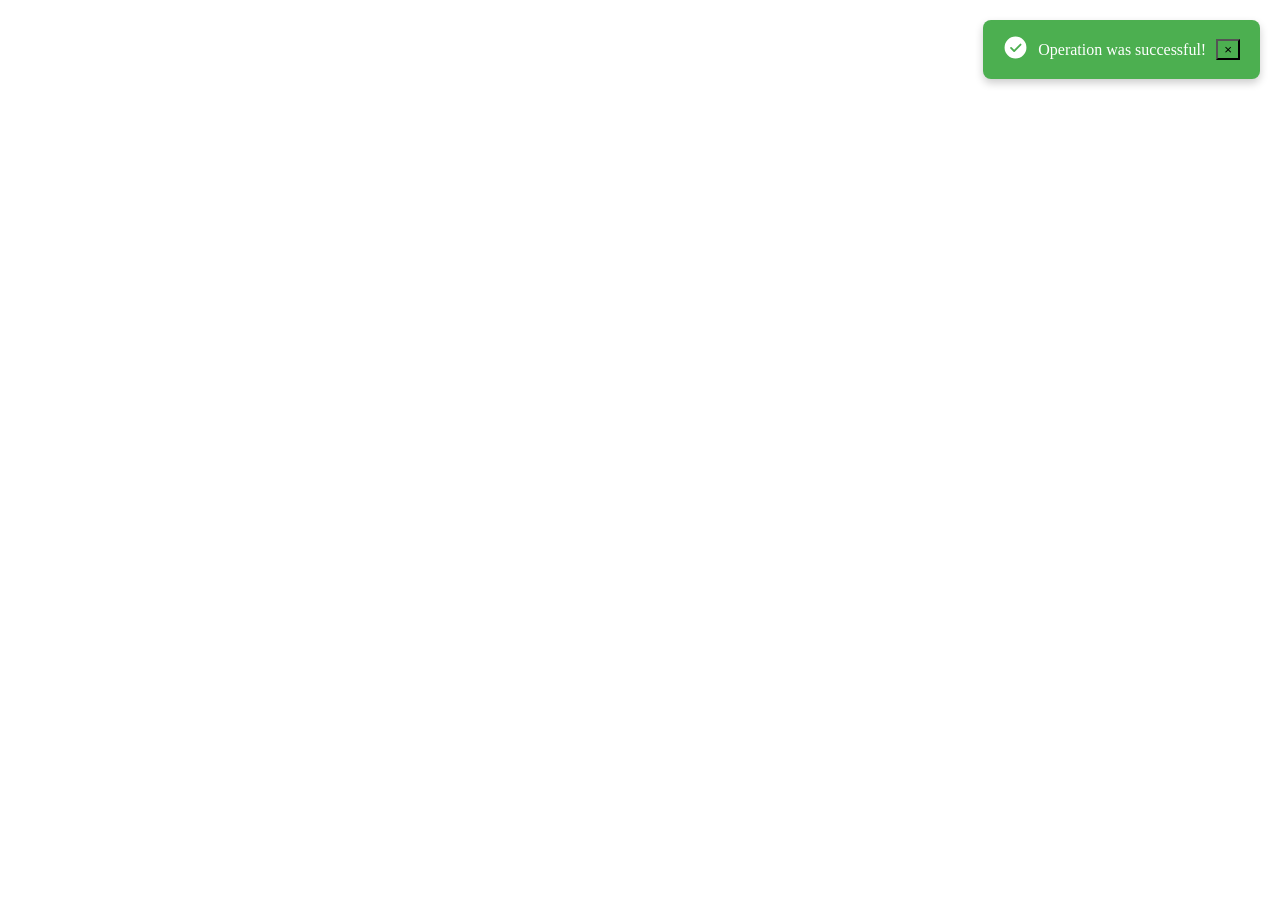
<file: src/pulse/index.html>
<!DOCTYPE html>
<html lang="en">

<head>
  <meta charset="UTF-8">
  <meta name="viewport" content="width=device-width, initial-scale=1.0">
  <title>Document</title>
</head>

<body>

</body>
<script>

  class Pulse {
    static queue = [];
    static isDisplaying = false;
    static container = null;
    static defaults = {
      position: 'top-right',
      duration: 30000,
      theme: 'light',
    };

    static getContainer() {
      if (!this.container) {
        this.container = document.createElement('div');
        this.container.className = `pulse-container pulse-${this.defaults.position}`;
        document.body.appendChild(this.container);
      }
      return this.container;
    }

    static config(options = {}) {
      this.defaults = { ...this.defaults, ...options };
    }

    static addToQueue(message, type, options) {
      const { duration, theme } = { ...this.defaults, ...options };
      this.queue.push({ message, type, duration, theme });
      this.processQueue();
    }

    static async processQueue() {
      if (this.isDisplaying || this.queue.length === 0) return;

      this.isDisplaying = true;
      const { message, type, duration, theme } = this.queue.shift();
      const alertBox = this.createAlert(message, type, theme);

      this.getContainer().appendChild(alertBox);

      await this.displayAlert(alertBox, duration);
      this.isDisplaying = false;

      this.processQueue();
    }

    static displayAlert(alertBox, duration) {
      return new Promise((resolve) => {
        const autoRemove = setTimeout(() => {
          this.removeAlert(alertBox).then(resolve);
        }, duration);

        alertBox.querySelector('.pulse-close').addEventListener('click', () => {
          clearTimeout(autoRemove);
          this.removeAlert(alertBox).then(resolve);
        });
      });
    }

    static removeAlert(alertBox) {
      return new Promise((resolve) => {
        alertBox.classList.add('hide');
        alertBox.addEventListener('transitionend', () => {
          alertBox.remove();
          resolve();
        });
      });
    }

    static createAlert(message, type, theme) {
      const alertBox = document.createElement('div');
      alertBox.className = `pulse-alert pulse-${type} pulse-${theme}`;
      alertBox.innerHTML = `
            <div class="pulse-icon">${this.getAnimatedIcon(type)}</div>
            <span class="pulse-message">${message}</span>
            <button class="pulse-close">&times;</button>
        `;
      return alertBox;
    }

    static injectStyles() {
      if (document.getElementById('pulse-styles')) return;

      const styles = `
            .pulse-container {
                position: fixed;
                z-index: 10000;
                display: flex;
                flex-direction: column;
                gap: 10px;
            }
            .pulse-top-right {
                top: 20px;
                right: 20px;
                align-items: flex-end;
            }
            .pulse-alert {
                padding: 15px 20px;
                border-radius: 8px;
                font-size: 16px;
                display: flex;
                align-items: center;
                gap: 10px;
                box-shadow: 0 4px 8px rgba(0, 0, 0, 0.2);
                animation: fadeIn 0.3s ease-in-out;
                transition: opacity 0.3s ease, transform 0.3s ease;
            }
            .pulse-alert.hide {
                opacity: 0;
                transform: translateY(-10px);
            }
            @keyframes fadeIn {
                from {
                    opacity: 0;
                    transform: translateY(-10px);
                }
                to {
                    opacity: 1;
                    transform: translateY(0);
                }
            }
            .pulse-success {
                background-color: #4caf50;
                color: white;
            }
            .pulse-error {
                background-color: #f44336;
                color: white;
            }
            .pulse-warning {
                background-color: #ff9800;
                color: white;
            }
            .pulse-info {
                background-color: #2196f3;
                color: white;
            }
            .pulse-icon svg{
              width:25px;
              height:25px
              color:white;
            }
            .pulse-close{
              outline:0;
              background-color:transparent;
              font-size:20px
              border:none;
            }
        `;

      const styleSheet = document.createElement('style');
      styleSheet.id = 'pulse-styles';
      styleSheet.type = 'text/css';
      styleSheet.innerText = styles;
      document.head.appendChild(styleSheet);
    }

    static getAnimatedIcon(type) {
      const icons = {
        success: `
               <svg viewBox="0 0 1024 1024" xmlns="http://www.w3.org/2000/svg"><path fill="#fff" d="M512 64a448 448 0 1 1 0 896 448 448 0 0 1 0-896zm-55.808 536.384-99.52-99.584a38.4 38.4 0 1 0-54.336 54.336l126.72 126.72a38.272 38.272 0 0 0 54.336 0l262.4-262.464a38.4 38.4 0 1 0-54.272-54.336L456.192 600.384z"/></svg>
            `,
        error: `
                <svg xmlns="http://www.w3.org/2000/svg" viewBox="0 0 24 24" class="icon icon-error">
                    <circle cx="12" cy="12" r="10" />
                    <line x1="15" y1="9" x2="9" y2="15" />
                    <line x1="9" y1="9" x2="15" y2="15" />
                </svg>
            `,
        warning: `
                <svg xmlns="http://www.w3.org/2000/svg" viewBox="0 0 24 24" class="icon icon-warning">
                    <circle cx="12" cy="12" r="10" />
                    <line x1="12" y1="8" x2="12" y2="12" />
                    <line x1="12" y1="16" x2="12.01" y2="16" />
                </svg>
            `,
        info: `
                <svg xmlns="http://www.w3.org/2000/svg" viewBox="0 0 24 24" class="icon icon-info">
                    <circle cx="12" cy="12" r="10" />
                    <line x1="12" y1="8" x2="12" y2="12" />
                    <line x1="12" y1="16" x2="12.01" y2="16" />
                </svg>
            `,
      };
      return icons[type] || '';
    }

    static success(message, options = {}) {
      this.addToQueue(message, 'success', options);
    }

    static error(message, options = {}) {
      this.addToQueue(message, 'error', options);
    }

    static warning(message, options = {}) {
      this.addToQueue(message, 'warning', options);
    }

    static info(message, options = {}) {
      this.addToQueue(message, 'info', options);
    }
  }

  Pulse.injectStyles();

  Pulse.success('Operation was successful!');
  Pulse.warning('Be careful!');
  Pulse.info('This is some information!');



</script>

</html>
</file>
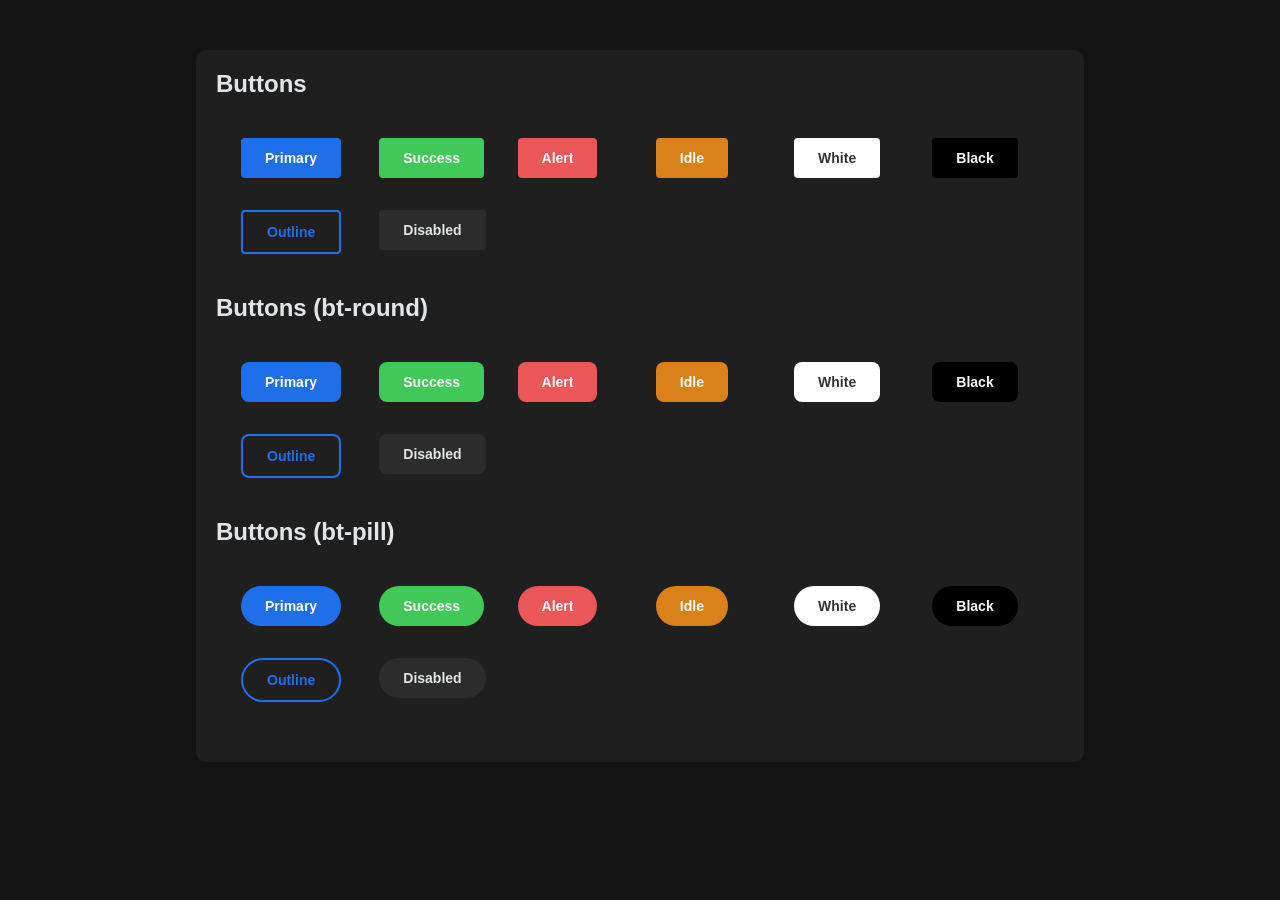
<file: src/ui/buttons.html>
<!DOCTYPE html>
<html lang="en" data-neo-theme="dark">

<head>
    <meta charset="UTF-8">
    <meta name="viewport" content="width=device-width, initial-scale=1.0">
    <title>Neo UI - Inputs</title>
    <link rel="stylesheet" href="../libs/css/neo.all.css">
    <link rel="stylesheet" href="neo-ui.button.css">
    <style>
        .button-box {
            margin: 50px auto;
            width: 80%;
            padding: 20px;
            background-color: var(--neo-color-foreground);
            border-radius: 10px;
            box-shadow: 0 0 10px rgba(0, 0, 0, 0.1);
        }
    </style>
</head>

<body>
    <div class="container">
        <div class="button-box">
            <h2>Buttons</h2>
            <div class="row p-4">
                <div class="col-2 p-3">
                    <button class="button primary">Primary</button>
                </div>
                <br>
                <div class="col-2 p-3">
                    <button class="button success">success</button>
                </div>
                <br>
                <div class="col-2 p-3">
                    <button class="button alert">alert</button>
                </div>
                <br>
                <div class="col-2 p-3">
                    <button class="button idle">idle</button>
                </div>
                <br>
                <div class="col-2 p-3">
                    <button class="button white">white</button>
                </div>
                <br>
                <div class="col-2 p-3">
                    <button class="button black">black</button>
                </div>
                <br>
                <div class="col-2 p-3">
                    <button class="button outline">Outline</button>
                </div>
                <div class="col-2 p-3">
                    <button class="button disabled" disabled>Disabled</button>
                </div>
            </div>
            <h2>Buttons (bt-round)</h2>
            <div class="row p-4">
                <div class="col-2 p-3">
                    <button class="button primary bt-round">Primary</button>
                </div>
                <br>
                <div class="col-2 p-3">
                    <button class="button success bt-round">success</button>
                </div>
                <br>
                <div class="col-2 p-3">
                    <button class="button alert bt-round">alert</button>
                </div>
                <br>
                <div class="col-2 p-3">
                    <button class="button idle bt-round">idle</button>
                </div>
                <br>
                <div class="col-2 p-3">
                    <button class="button white bt-round">white</button>
                </div>
                <br>
                <div class="col-2 p-3">
                    <button class="button black bt-round">black</button>
                </div>
                <br>
                <div class="col-2 p-3">
                    <button class="button outline bt-round">Outline</button>
                </div>
                <div class="col-2 p-3">
                    <button class="button disabled bt-round" disabled>Disabled</button>
                </div>
            </div>
            <h2>Buttons (bt-pill)</h2>
            <div class="row p-4">
                <div class="col-2 p-3">
                    <button class="button primary bt-pill">Primary</button>
                </div>
                <br>
                <div class="col-2 p-3">
                    <button class="button success bt-pill">success</button>
                </div>
                <br>
                <div class="col-2 p-3">
                    <button class="button alert bt-pill">alert</button>
                </div>
                <br>
                <div class="col-2 p-3">
                    <button class="button idle bt-pill">idle</button>
                </div>
                <br>
                <div class="col-2 p-3">
                    <button class="button white bt-pill">white</button>
                </div>
                <br>
                <div class="col-2 p-3">
                    <button class="button black bt-pill">black</button>
                </div>
                <br>
                <div class="col-2 p-3">
                    <button class="button outline bt-pill">Outline</button>
                </div>
                <div class="col-2 p-3">
                    <button class="button disabled bt-pill" disabled>Disabled</button>
                </div>
            </div>

        </div>
    </div>
</body>

</html>
</file>
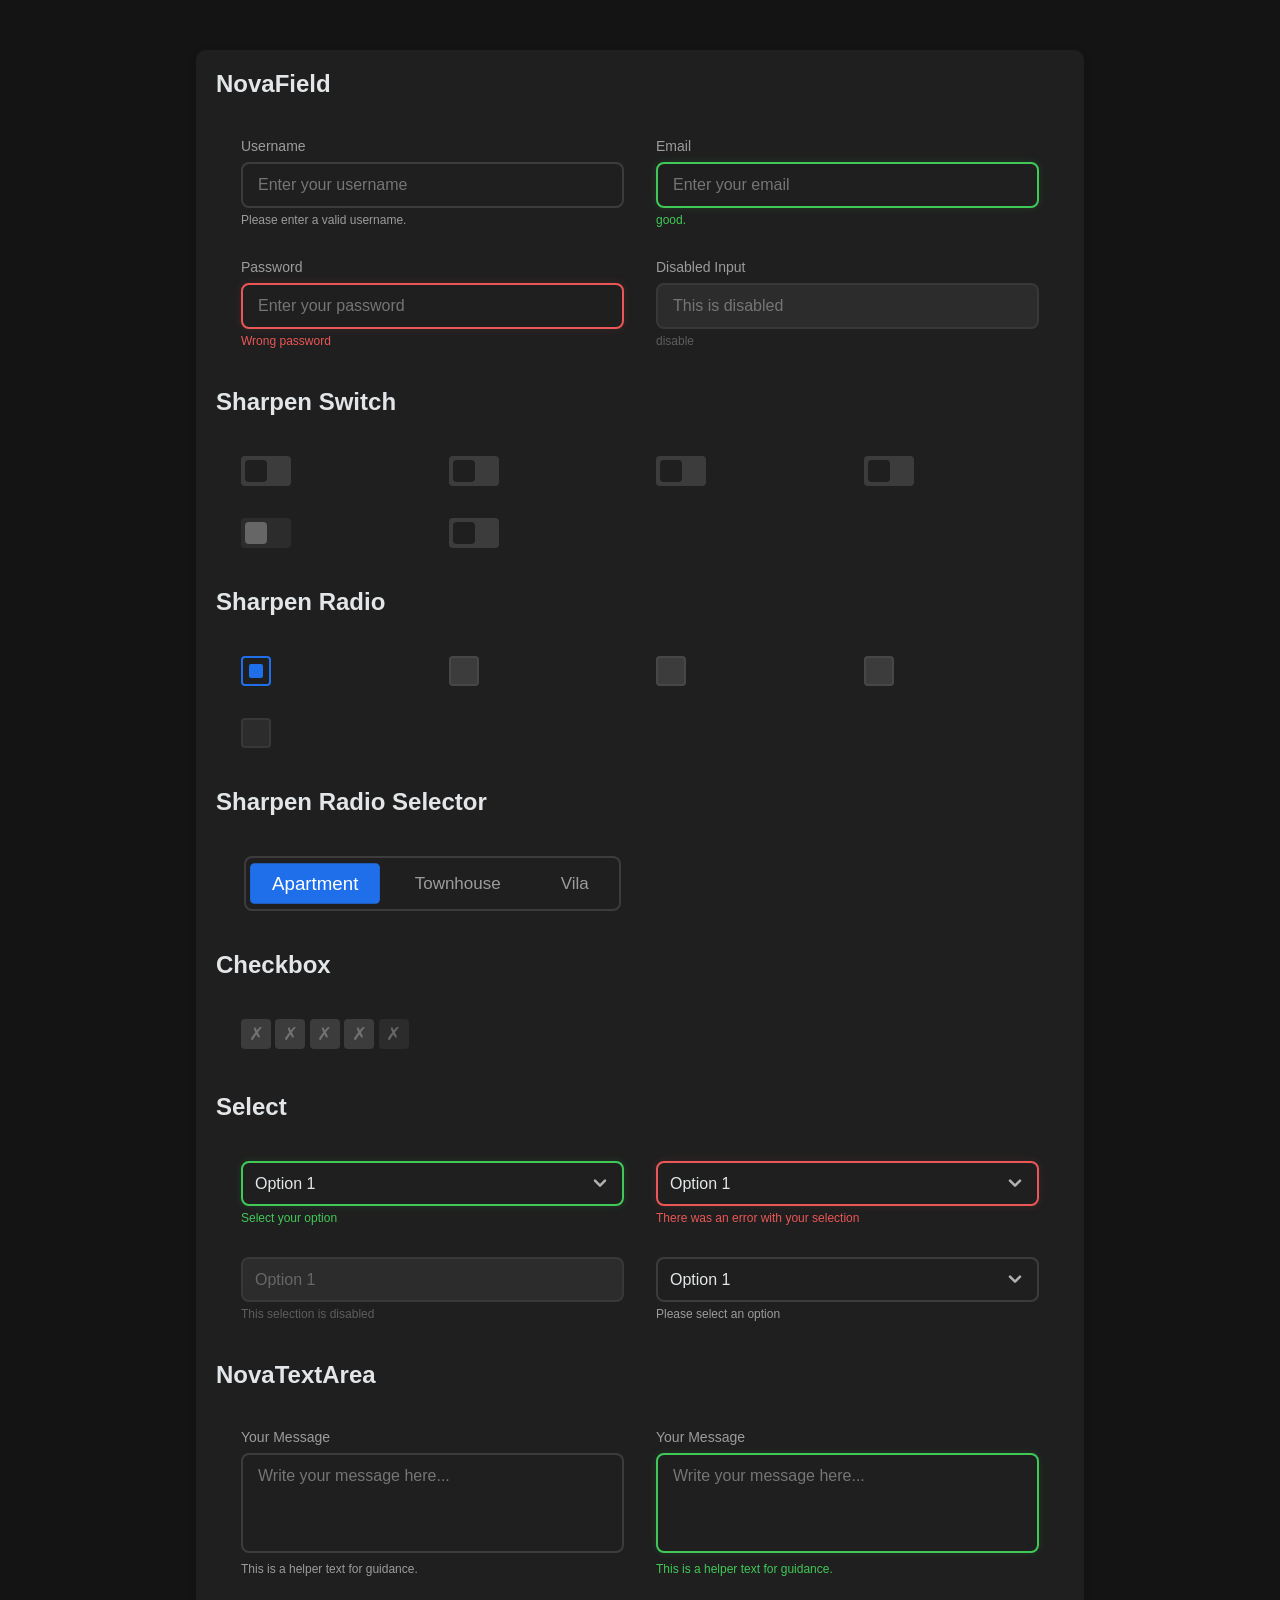
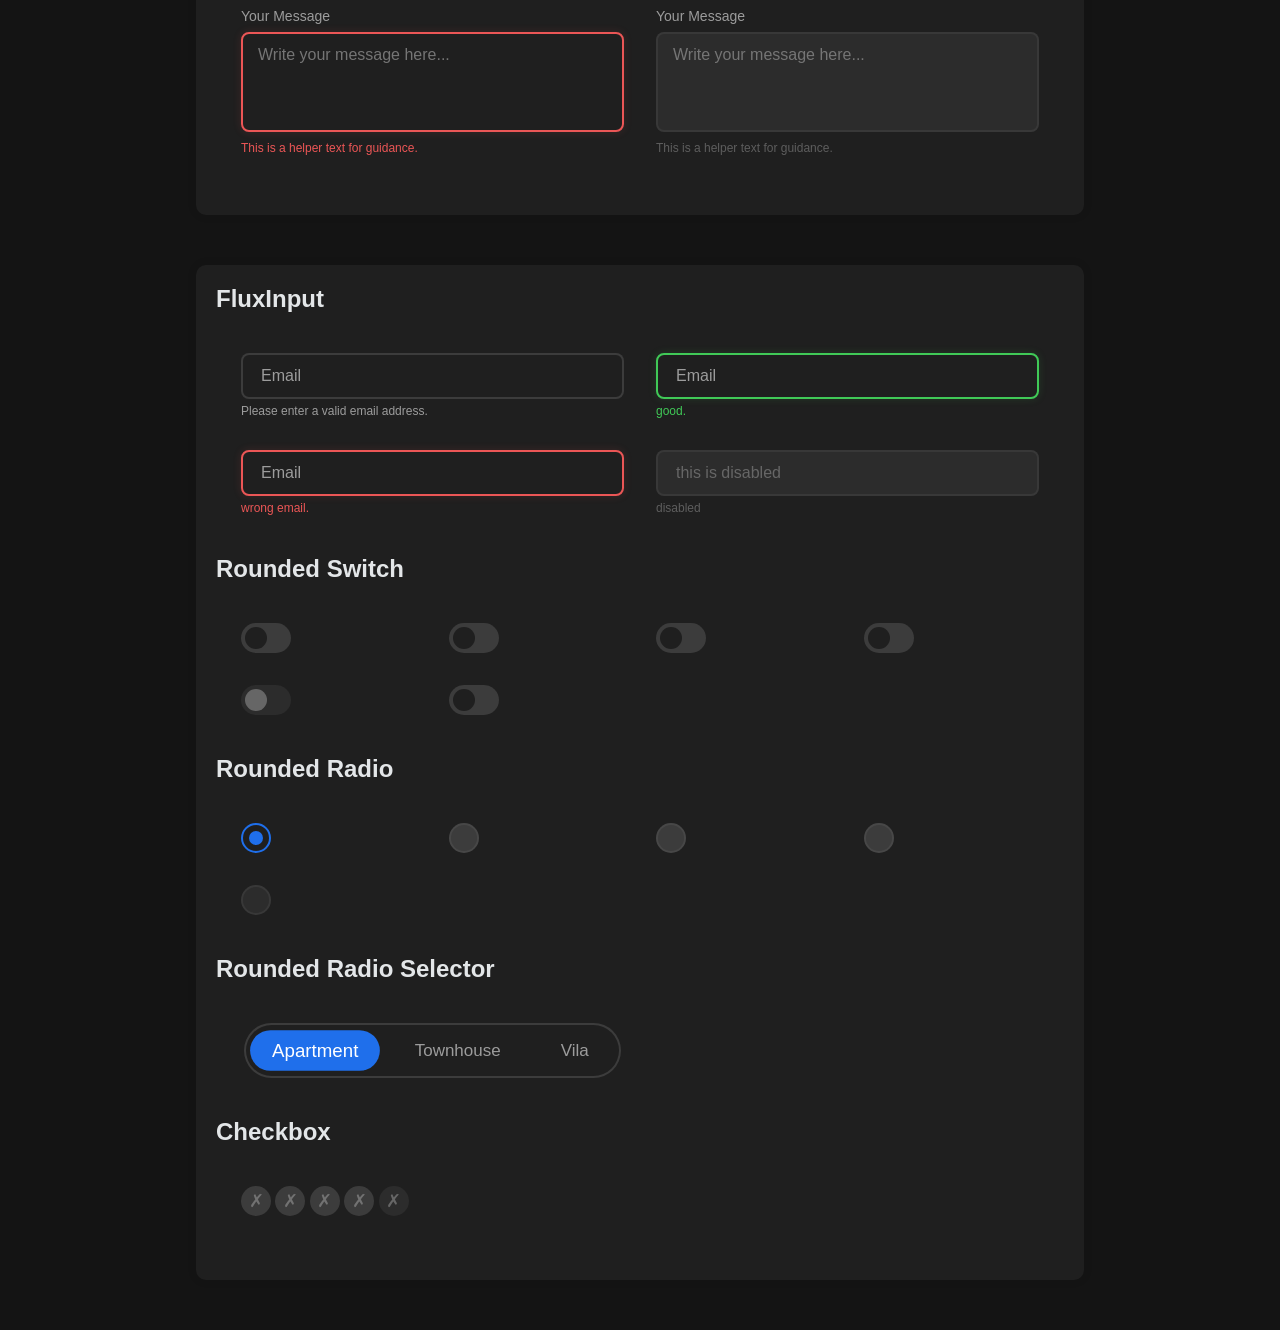
<file: src/ui/inputs.html>
<!DOCTYPE html>
<html lang="en" data-neo-theme="dark">

<head>
    <meta charset="UTF-8">
    <meta name="viewport" content="width=device-width, initial-scale=1.0">
    <title>Neo UI - Inputs</title>
    <link rel="stylesheet" href="../libs/css/neo.all.css">
    <link rel="stylesheet" href="neo-ui.input.css">
    <style>
        .input-box {
            margin: 50px auto;
            width: 80%;
            padding: 20px;
            background-color: var(--neo-color-foreground);
            border-radius: 10px;

            box-shadow: 0 0 10px rgba(0, 0, 0, 0.1);
        }
    </style>
</head>

<body>
    <div class="container">
        <div class="input-box">
            <h2>NovaField</h2>
            <div class="row p-4">
                <div class="col-6 p-3">
                    <div class="NovaField" data-state="default">
                        <label for="username">Username</label>
                        <input type="text" id="username" placeholder="Enter your username">
                        <p class="helper-text">Please enter a valid username.</p>
                    </div>
                </div>
                <br>
                <div class="col-6 p-3">
                    <div class="NovaField" data-state="success">
                        <label for="email">Email</label>
                        <input type="email" id="email" placeholder="Enter your email">
                        <p class="helper-text">good.</p>
                    </div>
                </div>
                <br>
                <div class="col-6 p-3">
                    <div class="NovaField" data-state="error">
                        <label for="password">Password</label>
                        <input type="password" id="password" placeholder="Enter your password">
                        <p class="helper-text">Wrong password</p>
                    </div>
                </div>
                <br>
                <div class="col-6 p-3">
                    <div class="NovaField " data-state="disabled">
                        <label for="disabled">Disabled Input</label>
                        <input type="text" id="disabled" placeholder="This is disabled" disabled>
                        <p class="helper-text">disable</p>
                    </div>
                </div>
            </div>
            <h2>Sharpen Switch</h2>
            <div class="row p-4">
                <div class="col-3 p-3">
                    <label class="sharpen-switch" data-state="default">
                        <input type="checkbox">
                        <span class="slider"></span>
                    </label>
                </div>
                <div class="col-3 p-3">
                    <label class="sharpen-switch" data-state="success">
                        <input type="checkbox">
                        <span class="slider"></span>
                    </label>
                </div>
                <div class="col-3 p-3">
                    <label class="sharpen-switch" data-state="idle">
                        <input type="checkbox">
                        <span class="slider"></span>
                    </label>
                </div>
                <div class="col-3 p-3">
                    <label class="sharpen-switch" data-state="error">
                        <input type="checkbox">
                        <span class="slider"></span>
                    </label>
                </div>
                <div class="col-3 p-3">
                    <label class="sharpen-switch" data-state="disabled">
                        <input type="checkbox" disabled>
                        <span class="slider"></span>
                    </label>
                </div>
                <div class="col-3 p-3">
                    <label class="sharpen-switch" data-state="none">
                        <input type="checkbox">
                        <span class="slider"></span>
                    </label>
                </div>
            </div>
            <h2>Sharpen Radio</h2>
            <div class="row p-4">
                <div class="col-3 p-3">
                    <label class="RadioButton" data-state="default">
                        <input type="radio" name="exam" checked>
                        <span class="square"></span>
                    </label>
                </div>
                <div class="col-3 p-3">
                    <label class="RadioButton" data-state="success">
                        <input type="radio" name="exam">
                        <span class="square"></span>
                    </label>
                </div>
                <div class="col-3 p-3">
                    <label class="RadioButton" data-state="idle">
                        <input type="radio" name="exam">
                        <span class="square"></span>
                    </label>
                </div>
                <div class="col-3 p-3">
                    <label class="RadioButton" data-state="error">
                        <input type="radio" name="exam">
                        <span class="square"></span>
                    </label>
                </div>
                <div class="col-3 p-3">
                    <label class="RadioButton" data-state="disabled">
                        <input type="radio" name="exam" disabled>
                        <span class="square"></span>
                    </label>
                </div>
            </div>
            <h2>Sharpen Radio Selector</h2>
            <div class="row p-4">
                <div class="col-6 p-3">
                    <div class="RadioSelector">
                        <div class="RadioSelectorItem">
                            <input type="radio" id="type1" name="type" value="1" class="RadioSelectorItemRadio" checked>
                            <label for="type1" class="RadioSelectorItemLabel">Apartment</label>
                        </div>
                        <div class="RadioSelectorItem">
                            <input type="radio" id="type2" name="type" value="2" class="RadioSelectorItemRadio">
                            <label for="type2" class="RadioSelectorItemLabel">Townhouse</label>
                        </div>
                        <div class="RadioSelectorItem">
                            <input type="radio" id="type3" name="type" value="3" class="RadioSelectorItemRadio">
                            <label for="type3" class="RadioSelectorItemLabel">Vila</label>
                        </div>
                    </div>
                </div>
            </div>
            <h2>Checkbox</h2>
            <div class="row p-4">
                <div class="col-6 p-3">
                    <div class="Checkbox" data-state="default">
                        <input type="checkbox" id="checkbox4">
                        <label for="checkbox4" class="checkmark"></label>
                    </div>

                    <div class="Checkbox" data-state="success">
                        <input type="checkbox" id="checkbox1">
                        <label for="checkbox1" class="checkmark"></label>
                    </div>

                    <div class="Checkbox" data-state="idle">
                        <input type="checkbox" id="checkbox5">
                        <label for="checkbox5" class="checkmark"></label>
                    </div>

                    <div class="Checkbox" data-state="error">
                        <input type="checkbox" id="checkbox2">
                        <label for="checkbox2" class="checkmark"></label>
                    </div>

                    <div class="Checkbox" data-state="disabled">
                        <input type="checkbox" id="checkbox3" disabled>
                        <label for="checkbox3" class="checkmark"></label>
                    </div>
                </div>
            </div>
            <h2>Select</h2>
            <div class="row p-4">
                <div class="col-6 p-3">
                    <div class="NovaSelect" data-state="success">
                        <select>
                            <option value="1">Option 1</option>
                            <option value="2">Option 2</option>
                            <option value="3">Option 3</option>
                        </select>
                        <div class="helper-text">Select your option</div>
                    </div>
                </div>
                <div class="col-6 p-3">
                    <div class="NovaSelect" data-state="error">
                        <select>
                            <option value="1">Option 1</option>
                            <option value="2">Option 2</option>
                            <option value="3">Option 3</option>
                        </select>
                        <div class="helper-text">There was an error with your selection</div>
                    </div>
                </div>
                <div class="col-6 p-3">
                    <div class="NovaSelect" data-state="disabled">
                        <select disabled>
                            <option value="1">Option 1</option>
                            <option value="2">Option 2</option>
                            <option value="3">Option 3</option>
                        </select>
                        <div class="helper-text">This selection is disabled</div>
                    </div>
                </div>
                <div class="col-6 p-3">
                    <div class="NovaSelect">
                        <select>
                            <option value="1">Option 1</option>
                            <option value="2">Option 2</option>
                            <option value="3">Option 3</option>
                        </select>
                        <div class="helper-text">Please select an option</div>
                    </div>
                </div>
            </div>
            <h2>NovaTextArea</h2>
            <div class="row p-4">
                <div class="col-6 p-3">
                    <div class="NovaTextArea" data-state="default">
                        <label for="message">Your Message</label>
                        <textarea id="message" name="message" rows="4"
                            placeholder="Write your message here..."></textarea>
                        <div class="helper-text">This is a helper text for guidance.</div>
                    </div>
                </div>
                <div class="col-6 p-3">
                    <div class="NovaTextArea" data-state="success">
                        <label for="message">Your Message</label>
                        <textarea id="message" name="message" rows="4"
                            placeholder="Write your message here..."></textarea>
                        <div class="helper-text">This is a helper text for guidance.</div>
                    </div>
                </div>
                <div class="col-6 p-3">
                    <div class="NovaTextArea" data-state="error">
                        <label for="message">Your Message</label>
                        <textarea id="message" name="message" rows="4"
                            placeholder="Write your message here..."></textarea>
                        <div class="helper-text">This is a helper text for guidance.</div>
                    </div>
                </div>
                <div class="col-6 p-3">
                    <div class="NovaTextArea" data-state="disabled">
                        <label for="message">Your Message</label>
                        <textarea id="message" name="message" rows="4"
                            placeholder="Write your message here..."></textarea>
                        <div class="helper-text">This is a helper text for guidance.</div>
                    </div>
                </div>
            </div>
        </div>


        <div class="input-box">
            <h2>FluxInput</h2>
            <div class="row p-4">
                <div class="col-6 p-3">
                    <div class="FluxInput" data-state="default">
                        <div class="FluxInput-container">
                            <input type="text" id="email" placeholder=" " required>
                            <label for="email">Email</label>
                        </div>
                        <p class="helper-text">Please enter a valid email address.</p>
                    </div>
                </div>
                <br>
                <div class="col-6 p-3">
                    <div class="FluxInput" data-state="success">
                        <div class="FluxInput-container">
                            <input type="text" id="email" placeholder=" " required>
                            <label for="email">Email</label>
                        </div>
                        <p class="helper-text">good.</p>
                    </div>
                </div>
                <br>
                <div class="col-6 p-3">
                    <div class="FluxInput" data-state="error">
                        <div class="FluxInput-container">
                            <input type="text" id="email" placeholder=" " required>
                            <label for="email">Email</label>
                        </div>
                        <p class="helper-text">wrong email.</p>
                    </div>
                </div>
                <br>
                <div class="col-6 p-3">
                    <div class="FluxInput" data-state="disabled">
                        <div class="FluxInput-container">
                            <input type="text" id="email" placeholder=" " disabled>
                            <label for="email">this is disabled</label>
                        </div>
                        <p class="helper-text">disabled</p>
                    </div>
                </div>
            </div>
            <h2>Rounded Switch</h2>
            <div class="row p-4">
                <div class="col-3 p-3">
                    <label class="rounded-switch" data-state="default">
                        <input type="checkbox">
                        <span class="slider"></span>
                    </label>
                </div>
                <div class="col-3 p-3">
                    <label class="rounded-switch" data-state="success">
                        <input type="checkbox">
                        <span class="slider"></span>
                    </label>
                </div>
                <div class="col-3 p-3">
                    <label class="rounded-switch" data-state="idle">
                        <input type="checkbox">
                        <span class="slider"></span>
                    </label>
                </div>
                <div class="col-3 p-3">
                    <label class="rounded-switch" data-state="error">
                        <input type="checkbox">
                        <span class="slider"></span>
                    </label>
                </div>
                <div class="col-3 p-3">
                    <label class="rounded-switch" data-state="disabled">
                        <input type="checkbox" disabled>
                        <span class="slider"></span>
                    </label>
                </div>
                <div class="col-3 p-3">
                    <label class="rounded-switch" data-state="none">
                        <input type="checkbox">
                        <span class="slider"></span>
                    </label>
                </div>
            </div>
            <h2>Rounded Radio</h2>
            <div class="row p-4">
                <div class="col-3 p-3">
                    <label class="RadioButton" data-state="default">
                        <input type="radio" name="example" checked>
                        <span class="circle"></span>
                    </label>
                </div>
                <div class="col-3 p-3">
                    <label class="RadioButton" data-state="success">
                        <input type="radio" name="example">
                        <span class="circle"></span>
                    </label>
                </div>
                <div class="col-3 p-3">
                    <label class="RadioButton" data-state="idle">
                        <input type="radio" name="example">
                        <span class="circle"></span>
                    </label>
                </div>
                <div class="col-3 p-3">
                    <label class="RadioButton" data-state="error">
                        <input type="radio" name="example">
                        <span class="circle"></span>
                    </label>
                </div>
                <div class="col-3 p-3">
                    <label class="RadioButton" data-state="disabled">
                        <input type="radio" name="example" disabled>
                        <span class="circle"></span>
                    </label>
                </div>
            </div>
            <h2>Rounded Radio Selector</h2>
            <div class="row p-4">
                <div class="col-6 p-3">
                    <div class="RadioSelector rounded">
                        <div class="RadioSelectorItem">
                            <input type="radio" id="type12" name="type2" value="1" class="RadioSelectorItemRadio"
                                checked>
                            <label for="type12" class="RadioSelectorItemLabel">Apartment</label>
                        </div>
                        <div class="RadioSelectorItem">
                            <input type="radio" id="type22" name="type2" value="2" class="RadioSelectorItemRadio">
                            <label for="type22" class="RadioSelectorItemLabel">Townhouse</label>
                        </div>
                        <div class="RadioSelectorItem">
                            <input type="radio" id="type32" name="type2" value="3" class="RadioSelectorItemRadio">
                            <label for="type32" class="RadioSelectorItemLabel">Vila</label>
                        </div>
                    </div>
                </div>
            </div>
            <h2>Checkbox</h2>
            <div class="row p-4">
                <div class="col-6 p-3">
                    <div class="Checkbox rounded" data-state="default">
                        <input type="checkbox" id="checkbox41">
                        <label for="checkbox41" class="checkmark "></label>
                    </div>

                    <div class="Checkbox rounded" data-state="success">
                        <input type="checkbox" id="checkbox11">
                        <label for="checkbox11" class="checkmark "></label>
                    </div>

                    <div class="Checkbox rounded" data-state="idle">
                        <input type="checkbox" id="checkbox51">
                        <label for="checkbox51" class="checkmark "></label>
                    </div>

                    <div class="Checkbox rounded" data-state="error">
                        <input type="checkbox" id="checkbox21">
                        <label for="checkbox21" class="checkmark "></label>
                    </div>

                    <div class="Checkbox rounded" data-state="disabled">
                        <input type="checkbox" id="checkbox31" disabled>
                        <label for="checkbox31" class="checkmark "></label>
                    </div>
                </div>
            </div>
        </div>

    </div>
</body>

</html>
</file>
<file: src/libs/css/neo.all.css>
@charset "UTF-8";

/* ============== colors ============== */

:root,
[data-neo-theme=light] {
    --neo-color-white: rgb(255, 255, 255);
    --neo-color-transparent: rgba(0, 0, 0, 0);

    --neo-color-primary: rgb(66, 133, 244);
    --neo-color-primary-hover: rgba(66, 133, 244, 0.8);
    --neo-bg-primary: rgba(66, 133, 244, 0.15);

    --neo-color-success: rgb(52, 168, 83);
    --neo-color-success-hover: rgb(52, 168, 83, 0.8);
    --neo-bg-success: rgba(52, 168, 83, 0.15);

    --neo-color-alert: rgb(234, 67, 53);
    --neo-color-alert-hover: rgba(234, 67, 53, 0.8);
    --neo-bg-alert: rgba(234, 67, 53, 0.15);

    --neo-color-idle: rgb(251, 188, 5);
    --neo-color-idle-hover: rgba(251, 188, 5, 0.8);
    --neo-bg-idle: rgba(251, 188, 5, 0.15);

    --neo-color-foreground: rgb(255, 255, 255);
    --neo-color-foreground-extra: rgb(31, 31, 31, 0.08);

    --neo-color-background: rgb(248, 250, 253);
    --neo-color-text: rgb(33, 33, 33);
    --neo-color-text-supporting: rgb(117, 117, 117);
    --neo-color-text-shy: rgba(0, 0, 0, 0.54);
    --neo-color-text-primary: rgb(66, 133, 244);
    --neo-color-mist: rgba(0, 0, 0, 0.06);
    --neo-color-mist-extra: rgba(0, 0, 0, 0.13);
    --neo-color-overlay: rgba(255, 255, 255, 0.8);
    --neo-color-contrast: rgb(0, 0, 0);

    --neo-color-red: rgb(255, 60, 56);
    --neo-color-orange: rgb(251, 133, 0);
    --neo-color-yellow: rgb(255, 213, 0);
    --neo-color-light-green: rgb(139, 195, 74);
    --neo-color-green: rgb(76, 175, 80);
    --neo-color-dark-green: rgb(56, 142, 60);
    --neo-color-teal: rgb(0, 150, 136);
    --neo-color-cyan: rgb(123, 223, 242);
    --neo-color-light-blue: rgb(194, 231, 255);
    --neo-color-blue: rgb(66, 133, 244);
    --neo-color-purple: rgb(156, 39, 176);
    --neo-color-magenta: rgb(233, 30, 99);
    --neo-color-pink: rgb(255, 64, 129);
}

[data-neo-theme=dark] {
    --neo-color-white: rgb(255, 255, 255);
    --neo-color-transparent: rgba(0, 0, 0, 0);

    --neo-color-primary: rgb(31, 111, 235);
    --neo-color-primary-hover: rgba(31, 111, 235, 0.8);
    --neo-bg-primary: rgba(31, 111, 235, 0.15);

    --neo-color-success: rgb(64, 201, 87);
    --neo-color-success-hover: rgb(64, 201, 87, 0.8);
    --neo-bg-success: rgba(64, 201, 87, 0.15);

    --neo-color-alert: rgb(235, 86, 86);
    --neo-color-alert-hover: rgba(235, 86, 86, 0.8);
    --neo-bg-alert: rgba(235, 86, 86, 0.15);

    --neo-color-idle: rgb(219, 129, 26);
    --neo-color-idle-hover: rgba(219, 129, 26, 0.8);
    --neo-bg-idle: rgba(219, 129, 26, 0.15);

    --neo-color-foreground: rgb(31, 31, 31);
    --neo-color-foreground-extra: rgb(51, 51, 51);

    --neo-color-background: rgb(20, 20, 20);
    --neo-color-text: rgb(227, 230, 232);
    --neo-color-text-supporting: rgb(156, 156, 156);
    --neo-color-text-shy: rgba(255, 255, 255, 0.28);
    --neo-color-text-primary: rgb(68, 147, 248);
    --neo-color-mist: rgba(255, 255, 255, 0.06);
    --neo-color-mist-extra: rgba(255, 255, 255, 0.13);
    --neo-color-overlay: rgba(3, 3, 3, 0.8);
    --neo-color-contrast: rgb(255, 255, 255);

    --neo-color-red: rgb(215, 38, 61);
    --neo-color-orange: rgb(239, 152, 0);
    --neo-color-yellow: rgb(255, 213, 0);
    --neo-color-light-green: rgb(4, 231, 98);
    --neo-color-green: rgb(64, 201, 64);
    --neo-color-dark-green: rgb(31, 136, 61);
    --neo-color-teal: rgb(0, 155, 119);
    --neo-color-cyan: rgb(123, 223, 242);
    --neo-color-light-blue: rgb(194, 231, 255);
    --neo-color-blue: rgb(31, 111, 235);
    --neo-color-purple: rgb(113, 97, 239);
    --neo-color-magenta: rgb(217, 3, 104);
    --neo-color-pink: rgb(255, 71, 126);
}

/* ============== colors ============== */
/* =================================== */
/* ============== init ============== */
*,
*::before,
*::after {
    box-sizing: border-box;
    margin: 0;
    padding: 0;
    outline: 0;
    border: 0;
    list-style: none;
}

@media (prefers-reduced-motion: no-preference) {
    :root {
        scroll-behavior: smooth;
    }
}

body {
    font-family: sans-serif;
    font-size: 16px;
    color: var(--neo-color-text);
    background-color: var(--neo-color-background);
    -webkit-text-size-adjust: 100%;
    -webkit-tap-highlight-color: rgba(0, 0, 0, 0);
}

a {
    color: var(--neo-color-text-primary);
    text-decoration: none;
}

a:hover {
    color: var(--neo-color-primary-hover);
}

a:not([href]):not([class]),
a:not([href]):not([class]):hover {
    color: inherit;
    text-decoration: none;
}

pre,
code,
kbd,
samp {
    font-family: monospace;
    font-size: 1em;
}

pre {
    display: block;
    margin-top: 0;
    margin-bottom: 1rem;
    overflow: auto;
    font-size: 0.875em;
}

pre code {
    font-size: inherit;
    color: inherit;
    word-break: normal;
}

code {
    font-size: 0.875em;
    word-wrap: break-word;
}

a>code {
    color: inherit;
}

img,
svg {
    vertical-align: middle;
}

table {
    caption-side: bottom;
    border-collapse: collapse;
}

th {
    text-align: inherit;
    text-align: -webkit-match-parent;
}

thead,
tbody,
tfoot,
tr,
td,
th {
    border-color: inherit;
    border-style: solid;
    border-width: 0;
}


label {
    display: inline-block;
}

button {
    border-radius: 0;
}

button:focus:not(:focus-visible) {
    outline: 0;
}

input,
button,
select,
optgroup,
textarea {
    margin: 0;
    font-family: inherit;
    font-size: inherit;
    line-height: inherit;
}

button,
select {
    text-transform: none;
}

[role=button] {
    cursor: pointer;
}

select {
    word-wrap: normal;
}

select:disabled {
    opacity: 1;
}

button,
[type=button],
[type=reset],
[type=submit] {
    -webkit-appearance: button;
}

button:not(:disabled),
[type=button]:not(:disabled),
[type=reset]:not(:disabled),
[type=submit]:not(:disabled) {
    cursor: pointer;
}


textarea {
    resize: vertical;
}

fieldset {
    min-width: 0;
    padding: 0;
    margin: 0;
    border: 0;
}

legend {
    float: left;
    width: 100%;
    padding: 0;
    margin-bottom: 0.5rem;
    font-size: calc(1.275rem + 0.3vw);
    line-height: inherit;
}

@media (min-width: 1200px) {
    legend {
        font-size: 1.5rem;
    }
}

legend+* {
    clear: left;
}

::-webkit-file-upload-button {
    font: inherit;
    -webkit-appearance: button;
}

::file-selector-button {
    font: inherit;
    -webkit-appearance: button;
}

iframe {
    border: 0;
}

[hidden] {
    display: none !important;
}

/* ============== init ============== */

/* ============== padding ============== */

.p-0 {
    padding: 0 !important;
}

.pt-0,
.py-0 {
    padding-top: 0 !important;
}

.pr-0,
.px-0 {
    padding-right: 0 !important;
}

.pb-0,
.py-0 {
    padding-bottom: 0 !important;
}

.pl-0,
.px-0 {
    padding-left: 0 !important;
}

.p-1 {
    padding: 0.25rem !important;
}

.pt-1,
.py-1 {
    padding-top: 0.25rem !important;
}

.pr-1,
.px-1 {
    padding-right: 0.25rem !important;
}

.pb-1,
.py-1 {
    padding-bottom: 0.25rem !important;
}

.pl-1,
.px-1 {
    padding-left: 0.25rem !important;
}

.p-2 {
    padding: 0.5rem !important;
}

.pt-2,
.py-2 {
    padding-top: 0.5rem !important;
}

.pr-2,
.px-2 {
    padding-right: 0.5rem !important;
}

.pb-2,
.py-2 {
    padding-bottom: 0.5rem !important;
}

.pl-2,
.px-2 {
    padding-left: 0.5rem !important;
}

.p-3 {
    padding: 1rem !important;
}

.pt-3,
.py-3 {
    padding-top: 1rem !important;
}

.pr-3,
.px-3 {
    padding-right: 1rem !important;
}

.pb-3,
.py-3 {
    padding-bottom: 1rem !important;
}

.pl-3,
.px-3 {
    padding-left: 1rem !important;
}

.p-4 {
    padding: 1.5rem !important;
}

.pt-4,
.py-4 {
    padding-top: 1.5rem !important;
}

.pr-4,
.px-4 {
    padding-right: 1.5rem !important;
}

.pb-4,
.py-4 {
    padding-bottom: 1.5rem !important;
}

.pl-4,
.px-4 {
    padding-left: 1.5rem !important;
}

.p-5 {
    padding: 3rem !important;
}

.pt-5,
.py-5 {
    padding-top: 3rem !important;
}

.pr-5,
.px-5 {
    padding-right: 3rem !important;
}

.pb-5,
.py-5 {
    padding-bottom: 3rem !important;
}

.pl-5,
.px-5 {
    padding-left: 3rem !important;
}

@media (min-width: 576px) {
    .p-sm-0 {
        padding: 0 !important;
    }

    .pt-sm-0,
    .py-sm-0 {
        padding-top: 0 !important;
    }

    .pr-sm-0,
    .px-sm-0 {
        padding-right: 0 !important;
    }

    .pb-sm-0,
    .py-sm-0 {
        padding-bottom: 0 !important;
    }

    .pl-sm-0,
    .px-sm-0 {
        padding-left: 0 !important;
    }

    .p-sm-1 {
        padding: 0.25rem !important;
    }

    .pt-sm-1,
    .py-sm-1 {
        padding-top: 0.25rem !important;
    }

    .pr-sm-1,
    .px-sm-1 {
        padding-right: 0.25rem !important;
    }

    .pb-sm-1,
    .py-sm-1 {
        padding-bottom: 0.25rem !important;
    }

    .pl-sm-1,
    .px-sm-1 {
        padding-left: 0.25rem !important;
    }

    .p-sm-2 {
        padding: 0.5rem !important;
    }

    .pt-sm-2,
    .py-sm-2 {
        padding-top: 0.5rem !important;
    }

    .pr-sm-2,
    .px-sm-2 {
        padding-right: 0.5rem !important;
    }

    .pb-sm-2,
    .py-sm-2 {
        padding-bottom: 0.5rem !important;
    }

    .pl-sm-2,
    .px-sm-2 {
        padding-left: 0.5rem !important;
    }

    .p-sm-3 {
        padding: 1rem !important;
    }

    .pt-sm-3,
    .py-sm-3 {
        padding-top: 1rem !important;
    }

    .pr-sm-3,
    .px-sm-3 {
        padding-right: 1rem !important;
    }

    .pb-sm-3,
    .py-sm-3 {
        padding-bottom: 1rem !important;
    }

    .pl-sm-3,
    .px-sm-3 {
        padding-left: 1rem !important;
    }

    .p-sm-4 {
        padding: 1.5rem !important;
    }

    .pt-sm-4,
    .py-sm-4 {
        padding-top: 1.5rem !important;
    }

    .pr-sm-4,
    .px-sm-4 {
        padding-right: 1.5rem !important;
    }

    .pb-sm-4,
    .py-sm-4 {
        padding-bottom: 1.5rem !important;
    }

    .pl-sm-4,
    .px-sm-4 {
        padding-left: 1.5rem !important;
    }

    .p-sm-5 {
        padding: 3rem !important;
    }

    .pt-sm-5,
    .py-sm-5 {
        padding-top: 3rem !important;
    }

    .pr-sm-5,
    .px-sm-5 {
        padding-right: 3rem !important;
    }

    .pb-sm-5,
    .py-sm-5 {
        padding-bottom: 3rem !important;
    }

    .pl-sm-5,
    .px-sm-5 {
        padding-left: 3rem !important;
    }

}

@media (min-width: 768px) {
    .p-md-0 {
        padding: 0 !important;
    }

    .pt-md-0,
    .py-md-0 {
        padding-top: 0 !important;
    }

    .pr-md-0,
    .px-md-0 {
        padding-right: 0 !important;
    }

    .pb-md-0,
    .py-md-0 {
        padding-bottom: 0 !important;
    }

    .pl-md-0,
    .px-md-0 {
        padding-left: 0 !important;
    }

    .p-md-1 {
        padding: 0.25rem !important;
    }

    .pt-md-1,
    .py-md-1 {
        padding-top: 0.25rem !important;
    }

    .pr-md-1,
    .px-md-1 {
        padding-right: 0.25rem !important;
    }

    .pb-md-1,
    .py-md-1 {
        padding-bottom: 0.25rem !important;
    }

    .pl-md-1,
    .px-md-1 {
        padding-left: 0.25rem !important;
    }

    .p-md-2 {
        padding: 0.5rem !important;
    }

    .pt-md-2,
    .py-md-2 {
        padding-top: 0.5rem !important;
    }

    .pr-md-2,
    .px-md-2 {
        padding-right: 0.5rem !important;
    }

    .pb-md-2,
    .py-md-2 {
        padding-bottom: 0.5rem !important;
    }

    .pl-md-2,
    .px-md-2 {
        padding-left: 0.5rem !important;
    }

    .p-md-3 {
        padding: 1rem !important;
    }

    .pt-md-3,
    .py-md-3 {
        padding-top: 1rem !important;
    }

    .pr-md-3,
    .px-md-3 {
        padding-right: 1rem !important;
    }

    .pb-md-3,
    .py-md-3 {
        padding-bottom: 1rem !important;
    }

    .pl-md-3,
    .px-md-3 {
        padding-left: 1rem !important;
    }

    .p-md-4 {
        padding: 1.5rem !important;
    }

    .pt-md-4,
    .py-md-4 {
        padding-top: 1.5rem !important;
    }

    .pr-md-4,
    .px-md-4 {
        padding-right: 1.5rem !important;
    }

    .pb-md-4,
    .py-md-4 {
        padding-bottom: 1.5rem !important;
    }

    .pl-md-4,
    .px-md-4 {
        padding-left: 1.5rem !important;
    }

    .p-md-5 {
        padding: 3rem !important;
    }

    .pt-md-5,
    .py-md-5 {
        padding-top: 3rem !important;
    }

    .pr-md-5,
    .px-md-5 {
        padding-right: 3rem !important;
    }

    .pb-md-5,
    .py-md-5 {
        padding-bottom: 3rem !important;
    }

    .pl-md-5,
    .px-md-5 {
        padding-left: 3rem !important;
    }
}

@media (min-width: 992px) {
    .p-lg-0 {
        padding: 0 !important;
    }

    .pt-lg-0,
    .py-lg-0 {
        padding-top: 0 !important;
    }

    .pr-lg-0,
    .px-lg-0 {
        padding-right: 0 !important;
    }

    .pb-lg-0,
    .py-lg-0 {
        padding-bottom: 0 !important;
    }

    .pl-lg-0,
    .px-lg-0 {
        padding-left: 0 !important;
    }

    .p-lg-1 {
        padding: 0.25rem !important;
    }

    .pt-lg-1,
    .py-lg-1 {
        padding-top: 0.25rem !important;
    }

    .pr-lg-1,
    .px-lg-1 {
        padding-right: 0.25rem !important;
    }

    .pb-lg-1,
    .py-lg-1 {
        padding-bottom: 0.25rem !important;
    }

    .pl-lg-1,
    .px-lg-1 {
        padding-left: 0.25rem !important;
    }

    .p-lg-2 {
        padding: 0.5rem !important;
    }

    .pt-lg-2,
    .py-lg-2 {
        padding-top: 0.5rem !important;
    }

    .pr-lg-2,
    .px-lg-2 {
        padding-right: 0.5rem !important;
    }

    .pb-lg-2,
    .py-lg-2 {
        padding-bottom: 0.5rem !important;
    }

    .pl-lg-2,
    .px-lg-2 {
        padding-left: 0.5rem !important;
    }

    .p-lg-3 {
        padding: 1rem !important;
    }

    .pt-lg-3,
    .py-lg-3 {
        padding-top: 1rem !important;
    }

    .pr-lg-3,
    .px-lg-3 {
        padding-right: 1rem !important;
    }

    .pb-lg-3,
    .py-lg-3 {
        padding-bottom: 1rem !important;
    }

    .pl-lg-3,
    .px-lg-3 {
        padding-left: 1rem !important;
    }

    .p-lg-4 {
        padding: 1.5rem !important;
    }

    .pt-lg-4,
    .py-lg-4 {
        padding-top: 1.5rem !important;
    }

    .pr-lg-4,
    .px-lg-4 {
        padding-right: 1.5rem !important;
    }

    .pb-lg-4,
    .py-lg-4 {
        padding-bottom: 1.5rem !important;
    }

    .pl-lg-4,
    .px-lg-4 {
        padding-left: 1.5rem !important;
    }

    .p-lg-5 {
        padding: 3rem !important;
    }

    .pt-lg-5,
    .py-lg-5 {
        padding-top: 3rem !important;
    }

    .pr-lg-5,
    .px-lg-5 {
        padding-right: 3rem !important;
    }

    .pb-lg-5,
    .py-lg-5 {
        padding-bottom: 3rem !important;
    }

    .pl-lg-5,
    .px-lg-5 {
        padding-left: 3rem !important;
    }
}

@media (min-width: 1200px) {
    .p-xl-0 {
        padding: 0 !important;
    }

    .pt-xl-0,
    .py-xl-0 {
        padding-top: 0 !important;
    }

    .pr-xl-0,
    .px-xl-0 {
        padding-right: 0 !important;
    }

    .pb-xl-0,
    .py-xl-0 {
        padding-bottom: 0 !important;
    }

    .pl-xl-0,
    .px-xl-0 {
        padding-left: 0 !important;
    }

    .p-xl-1 {
        padding: 0.25rem !important;
    }

    .pt-xl-1,
    .py-xl-1 {
        padding-top: 0.25rem !important;
    }

    .pr-xl-1,
    .px-xl-1 {
        padding-right: 0.25rem !important;
    }

    .pb-xl-1,
    .py-xl-1 {
        padding-bottom: 0.25rem !important;
    }

    .pl-xl-1,
    .px-xl-1 {
        padding-left: 0.25rem !important;
    }

    .p-xl-2 {
        padding: 0.5rem !important;
    }

    .pt-xl-2,
    .py-xl-2 {
        padding-top: 0.5rem !important;
    }

    .pr-xl-2,
    .px-xl-2 {
        padding-right: 0.5rem !important;
    }

    .pb-xl-2,
    .py-xl-2 {
        padding-bottom: 0.5rem !important;
    }

    .pl-xl-2,
    .px-xl-2 {
        padding-left: 0.5rem !important;
    }

    .p-xl-3 {
        padding: 1rem !important;
    }

    .pt-xl-3,
    .py-xl-3 {
        padding-top: 1rem !important;
    }

    .pr-xl-3,
    .px-xl-3 {
        padding-right: 1rem !important;
    }

    .pb-xl-3,
    .py-xl-3 {
        padding-bottom: 1rem !important;
    }

    .pl-xl-3,
    .px-xl-3 {
        padding-left: 1rem !important;
    }

    .p-xl-4 {
        padding: 1.5rem !important;
    }

    .pt-xl-4,
    .py-xl-4 {
        padding-top: 1.5rem !important;
    }

    .pr-xl-4,
    .px-xl-4 {
        padding-right: 1.5rem !important;
    }

    .pb-xl-4,
    .py-xl-4 {
        padding-bottom: 1.5rem !important;
    }

    .pl-xl-4,
    .px-xl-4 {
        padding-left: 1.5rem !important;
    }

    .p-xl-5 {
        padding: 3rem !important;
    }

    .pt-xl-5,
    .py-xl-5 {
        padding-top: 3rem !important;
    }

    .pr-xl-5,
    .px-xl-5 {
        padding-right: 3rem !important;
    }

    .pb-xl-5,
    .py-xl-5 {
        padding-bottom: 3rem !important;
    }

    .pl-xl-5,
    .px-xl-5 {
        padding-left: 3rem !important;
    }
}

/* ============== padding ============== */
/* ==================================== */
/* ============== margin ============== */

.m-0 {
    margin: 0 !important;
}

.mt-0,
.my-0 {
    margin-top: 0 !important;
}

.mr-0,
.mx-0 {
    margin-right: 0 !important;
}

.mb-0,
.my-0 {
    margin-bottom: 0 !important;
}

.ml-0,
.mx-0 {
    margin-left: 0 !important;
}

.m-1 {
    margin: 0.25rem !important;
}

.mt-1,
.my-1 {
    margin-top: 0.25rem !important;
}

.mr-1,
.mx-1 {
    margin-right: 0.25rem !important;
}

.mb-1,
.my-1 {
    margin-bottom: 0.25rem !important;
}

.ml-1,
.mx-1 {
    margin-left: 0.25rem !important;
}

.m-2 {
    margin: 0.5rem !important;
}

.mt-2,
.my-2 {
    margin-top: 0.5rem !important;
}

.mr-2,
.mx-2 {
    margin-right: 0.5rem !important;
}

.mb-2,
.my-2 {
    margin-bottom: 0.5rem !important;
}

.ml-2,
.mx-2 {
    margin-left: 0.5rem !important;
}

.m-3 {
    margin: 1rem !important;
}

.mt-3,
.my-3 {
    margin-top: 1rem !important;
}

.mr-3,
.mx-3 {
    margin-right: 1rem !important;
}

.mb-3,
.my-3 {
    margin-bottom: 1rem !important;
}

.ml-3,
.mx-3 {
    margin-left: 1rem !important;
}

.m-4 {
    margin: 1.5rem !important;
}

.mt-4,
.my-4 {
    margin-top: 1.5rem !important;
}

.mr-4,
.mx-4 {
    margin-right: 1.5rem !important;
}

.mb-4,
.my-4 {
    margin-bottom: 1.5rem !important;
}

.ml-4,
.mx-4 {
    margin-left: 1.5rem !important;
}

.m-5 {
    margin: 3rem !important;
}

.mt-5,
.my-5 {
    margin-top: 3rem !important;
}

.mr-5,
.mx-5 {
    margin-right: 3rem !important;
}

.mb-5,
.my-5 {
    margin-bottom: 3rem !important;
}

.ml-5,
.mx-5 {
    margin-left: 3rem !important;
}

.m-auto {
    margin: auto !important;
}

.mt-auto,
.my-auto {
    margin-top: auto !important;
}

.mr-auto,
.mx-auto {
    margin-right: auto !important;
}

.mb-auto,
.my-auto {
    margin-bottom: auto !important;
}

.ml-auto,
.mx-auto {
    margin-left: auto !important;
}

@media (min-width: 576px) {
    .m-sm-0 {
        margin: 0 !important;
    }

    .mt-sm-0,
    .my-sm-0 {
        margin-top: 0 !important;
    }

    .mr-sm-0,
    .mx-sm-0 {
        margin-right: 0 !important;
    }

    .mb-sm-0,
    .my-sm-0 {
        margin-bottom: 0 !important;
    }

    .ml-sm-0,
    .mx-sm-0 {
        margin-left: 0 !important;
    }

    .m-sm-1 {
        margin: 0.25rem !important;
    }

    .mt-sm-1,
    .my-sm-1 {
        margin-top: 0.25rem !important;
    }

    .mr-sm-1,
    .mx-sm-1 {
        margin-right: 0.25rem !important;
    }

    .mb-sm-1,
    .my-sm-1 {
        margin-bottom: 0.25rem !important;
    }

    .ml-sm-1,
    .mx-sm-1 {
        margin-left: 0.25rem !important;
    }

    .m-sm-2 {
        margin: 0.5rem !important;
    }

    .mt-sm-2,
    .my-sm-2 {
        margin-top: 0.5rem !important;
    }

    .mr-sm-2,
    .mx-sm-2 {
        margin-right: 0.5rem !important;
    }

    .mb-sm-2,
    .my-sm-2 {
        margin-bottom: 0.5rem !important;
    }

    .ml-sm-2,
    .mx-sm-2 {
        margin-left: 0.5rem !important;
    }

    .m-sm-3 {
        margin: 1rem !important;
    }

    .mt-sm-3,
    .my-sm-3 {
        margin-top: 1rem !important;
    }

    .mr-sm-3,
    .mx-sm-3 {
        margin-right: 1rem !important;
    }

    .mb-sm-3,
    .my-sm-3 {
        margin-bottom: 1rem !important;
    }

    .ml-sm-3,
    .mx-sm-3 {
        margin-left: 1rem !important;
    }

    .m-sm-4 {
        margin: 1.5rem !important;
    }

    .mt-sm-4,
    .my-sm-4 {
        margin-top: 1.5rem !important;
    }

    .mr-sm-4,
    .mx-sm-4 {
        margin-right: 1.5rem !important;
    }

    .mb-sm-4,
    .my-sm-4 {
        margin-bottom: 1.5rem !important;
    }

    .ml-sm-4,
    .mx-sm-4 {
        margin-left: 1.5rem !important;
    }

    .m-sm-5 {
        margin: 3rem !important;
    }

    .mt-sm-5,
    .my-sm-5 {
        margin-top: 3rem !important;
    }

    .mr-sm-5,
    .mx-sm-5 {
        margin-right: 3rem !important;
    }

    .mb-sm-5,
    .my-sm-5 {
        margin-bottom: 3rem !important;
    }

    .ml-sm-5,
    .mx-sm-5 {
        margin-left: 3rem !important;
    }


    .m-sm-auto {
        margin: auto !important;
    }

    .mt-sm-auto,
    .my-sm-auto {
        margin-top: auto !important;
    }

    .mr-sm-auto,
    .mx-sm-auto {
        margin-right: auto !important;
    }

    .mb-sm-auto,
    .my-sm-auto {
        margin-bottom: auto !important;
    }

    .ml-sm-auto,
    .mx-sm-auto {
        margin-left: auto !important;
    }
}


@media (min-width: 768px) {
    .m-md-0 {
        margin: 0 !important;
    }

    .mt-md-0,
    .my-md-0 {
        margin-top: 0 !important;
    }

    .mr-md-0,
    .mx-md-0 {
        margin-right: 0 !important;
    }

    .mb-md-0,
    .my-md-0 {
        margin-bottom: 0 !important;
    }

    .ml-md-0,
    .mx-md-0 {
        margin-left: 0 !important;
    }

    .m-md-1 {
        margin: 0.25rem !important;
    }

    .mt-md-1,
    .my-md-1 {
        margin-top: 0.25rem !important;
    }

    .mr-md-1,
    .mx-md-1 {
        margin-right: 0.25rem !important;
    }

    .mb-md-1,
    .my-md-1 {
        margin-bottom: 0.25rem !important;
    }

    .ml-md-1,
    .mx-md-1 {
        margin-left: 0.25rem !important;
    }

    .m-md-2 {
        margin: 0.5rem !important;
    }

    .mt-md-2,
    .my-md-2 {
        margin-top: 0.5rem !important;
    }

    .mr-md-2,
    .mx-md-2 {
        margin-right: 0.5rem !important;
    }

    .mb-md-2,
    .my-md-2 {
        margin-bottom: 0.5rem !important;
    }

    .ml-md-2,
    .mx-md-2 {
        margin-left: 0.5rem !important;
    }

    .m-md-3 {
        margin: 1rem !important;
    }

    .mt-md-3,
    .my-md-3 {
        margin-top: 1rem !important;
    }

    .mr-md-3,
    .mx-md-3 {
        margin-right: 1rem !important;
    }

    .mb-md-3,
    .my-md-3 {
        margin-bottom: 1rem !important;
    }

    .ml-md-3,
    .mx-md-3 {
        margin-left: 1rem !important;
    }

    .m-md-4 {
        margin: 1.5rem !important;
    }

    .mt-md-4,
    .my-md-4 {
        margin-top: 1.5rem !important;
    }

    .mr-md-4,
    .mx-md-4 {
        margin-right: 1.5rem !important;
    }

    .mb-md-4,
    .my-md-4 {
        margin-bottom: 1.5rem !important;
    }

    .ml-md-4,
    .mx-md-4 {
        margin-left: 1.5rem !important;
    }

    .m-md-5 {
        margin: 3rem !important;
    }

    .mt-md-5,
    .my-md-5 {
        margin-top: 3rem !important;
    }

    .mr-md-5,
    .mx-md-5 {
        margin-right: 3rem !important;
    }

    .mb-md-5,
    .my-md-5 {
        margin-bottom: 3rem !important;
    }

    .ml-md-5,
    .mx-md-5 {
        margin-left: 3rem !important;
    }

    .m-md-auto {
        margin: auto !important;
    }

    .mt-md-auto,
    .my-md-auto {
        margin-top: auto !important;
    }

    .mr-md-auto,
    .mx-md-auto {
        margin-right: auto !important;
    }

    .mb-md-auto,
    .my-md-auto {
        margin-bottom: auto !important;
    }

    .ml-md-auto,
    .mx-md-auto {
        margin-left: auto !important;
    }
}

@media (min-width: 992px) {
    .m-lg-0 {
        margin: 0 !important;
    }

    .mt-lg-0,
    .my-lg-0 {
        margin-top: 0 !important;
    }

    .mr-lg-0,
    .mx-lg-0 {
        margin-right: 0 !important;
    }

    .mb-lg-0,
    .my-lg-0 {
        margin-bottom: 0 !important;
    }

    .ml-lg-0,
    .mx-lg-0 {
        margin-left: 0 !important;
    }

    .m-lg-1 {
        margin: 0.25rem !important;
    }

    .mt-lg-1,
    .my-lg-1 {
        margin-top: 0.25rem !important;
    }

    .mr-lg-1,
    .mx-lg-1 {
        margin-right: 0.25rem !important;
    }

    .mb-lg-1,
    .my-lg-1 {
        margin-bottom: 0.25rem !important;
    }

    .ml-lg-1,
    .mx-lg-1 {
        margin-left: 0.25rem !important;
    }

    .m-lg-2 {
        margin: 0.5rem !important;
    }

    .mt-lg-2,
    .my-lg-2 {
        margin-top: 0.5rem !important;
    }

    .mr-lg-2,
    .mx-lg-2 {
        margin-right: 0.5rem !important;
    }

    .mb-lg-2,
    .my-lg-2 {
        margin-bottom: 0.5rem !important;
    }

    .ml-lg-2,
    .mx-lg-2 {
        margin-left: 0.5rem !important;
    }

    .m-lg-3 {
        margin: 1rem !important;
    }

    .mt-lg-3,
    .my-lg-3 {
        margin-top: 1rem !important;
    }

    .mr-lg-3,
    .mx-lg-3 {
        margin-right: 1rem !important;
    }

    .mb-lg-3,
    .my-lg-3 {
        margin-bottom: 1rem !important;
    }

    .ml-lg-3,
    .mx-lg-3 {
        margin-left: 1rem !important;
    }

    .m-lg-4 {
        margin: 1.5rem !important;
    }

    .mt-lg-4,
    .my-lg-4 {
        margin-top: 1.5rem !important;
    }

    .mr-lg-4,
    .mx-lg-4 {
        margin-right: 1.5rem !important;
    }

    .mb-lg-4,
    .my-lg-4 {
        margin-bottom: 1.5rem !important;
    }

    .ml-lg-4,
    .mx-lg-4 {
        margin-left: 1.5rem !important;
    }

    .m-lg-5 {
        margin: 3rem !important;
    }

    .mt-lg-5,
    .my-lg-5 {
        margin-top: 3rem !important;
    }

    .mr-lg-5,
    .mx-lg-5 {
        margin-right: 3rem !important;
    }

    .mb-lg-5,
    .my-lg-5 {
        margin-bottom: 3rem !important;
    }

    .ml-lg-5,
    .mx-lg-5 {
        margin-left: 3rem !important;
    }

    .m-lg-auto {
        margin: auto !important;
    }

    .mt-lg-auto,
    .my-lg-auto {
        margin-top: auto !important;
    }

    .mr-lg-auto,
    .mx-lg-auto {
        margin-right: auto !important;
    }

    .mb-lg-auto,
    .my-lg-auto {
        margin-bottom: auto !important;
    }

    .ml-lg-auto,
    .mx-lg-auto {
        margin-left: auto !important;
    }
}

@media (min-width: 1200px) {
    .m-xl-0 {
        margin: 0 !important;
    }

    .mt-xl-0,
    .my-xl-0 {
        margin-top: 0 !important;
    }

    .mr-xl-0,
    .mx-xl-0 {
        margin-right: 0 !important;
    }

    .mb-xl-0,
    .my-xl-0 {
        margin-bottom: 0 !important;
    }

    .ml-xl-0,
    .mx-xl-0 {
        margin-left: 0 !important;
    }

    .m-xl-1 {
        margin: 0.25rem !important;
    }

    .mt-xl-1,
    .my-xl-1 {
        margin-top: 0.25rem !important;
    }

    .mr-xl-1,
    .mx-xl-1 {
        margin-right: 0.25rem !important;
    }

    .mb-xl-1,
    .my-xl-1 {
        margin-bottom: 0.25rem !important;
    }

    .ml-xl-1,
    .mx-xl-1 {
        margin-left: 0.25rem !important;
    }

    .m-xl-2 {
        margin: 0.5rem !important;
    }

    .mt-xl-2,
    .my-xl-2 {
        margin-top: 0.5rem !important;
    }

    .mr-xl-2,
    .mx-xl-2 {
        margin-right: 0.5rem !important;
    }

    .mb-xl-2,
    .my-xl-2 {
        margin-bottom: 0.5rem !important;
    }

    .ml-xl-2,
    .mx-xl-2 {
        margin-left: 0.5rem !important;
    }

    .m-xl-3 {
        margin: 1rem !important;
    }

    .mt-xl-3,
    .my-xl-3 {
        margin-top: 1rem !important;
    }

    .mr-xl-3,
    .mx-xl-3 {
        margin-right: 1rem !important;
    }

    .mb-xl-3,
    .my-xl-3 {
        margin-bottom: 1rem !important;
    }

    .ml-xl-3,
    .mx-xl-3 {
        margin-left: 1rem !important;
    }

    .m-xl-4 {
        margin: 1.5rem !important;
    }

    .mt-xl-4,
    .my-xl-4 {
        margin-top: 1.5rem !important;
    }

    .mr-xl-4,
    .mx-xl-4 {
        margin-right: 1.5rem !important;
    }

    .mb-xl-4,
    .my-xl-4 {
        margin-bottom: 1.5rem !important;
    }

    .ml-xl-4,
    .mx-xl-4 {
        margin-left: 1.5rem !important;
    }

    .m-xl-5 {
        margin: 3rem !important;
    }

    .mt-xl-5,
    .my-xl-5 {
        margin-top: 3rem !important;
    }

    .mr-xl-5,
    .mx-xl-5 {
        margin-right: 3rem !important;
    }

    .mb-xl-5,
    .my-xl-5 {
        margin-bottom: 3rem !important;
    }

    .ml-xl-5,
    .mx-xl-5 {
        margin-left: 3rem !important;
    }

    .m-xl-auto {
        margin: auto !important;
    }

    .mt-xl-auto,
    .my-xl-auto {
        margin-top: auto !important;
    }

    .mr-xl-auto,
    .mx-xl-auto {
        margin-right: auto !important;
    }

    .mb-xl-auto,
    .my-xl-auto {
        margin-bottom: auto !important;
    }

    .ml-xl-auto,
    .mx-xl-auto {
        margin-left: auto !important;
    }
}

/* ============== margin ============== */
/* ==================================== */
/* ============== display ============== */

.d-none {
    display: none !important;
}

.d-inline {
    display: inline !important;
}

.d-inline-block {
    display: inline-block !important;
}

.d-block {
    display: block !important;
}

.d-table {
    display: table !important;
}

.d-table-row {
    display: table-row !important;
}

.d-table-cell {
    display: table-cell !important;
}

.d-flex {
    display: -webkit-box !important;
    display: -ms-flexbox !important;
    display: flex !important;
}

.d-inline-flex {
    display: -webkit-inline-box !important;
    display: -ms-inline-flexbox !important;
    display: inline-flex !important;
}

@media (min-width: 576px) {
    .d-sm-none {
        display: none !important;
    }

    .d-sm-inline {
        display: inline !important;
    }

    .d-sm-inline-block {
        display: inline-block !important;
    }

    .d-sm-block {
        display: block !important;
    }

    .d-sm-table {
        display: table !important;
    }

    .d-sm-table-row {
        display: table-row !important;
    }

    .d-sm-table-cell {
        display: table-cell !important;
    }

    .d-sm-flex {
        display: -webkit-box !important;
        display: -ms-flexbox !important;
        display: flex !important;
    }

    .d-sm-inline-flex {
        display: -webkit-inline-box !important;
        display: -ms-inline-flexbox !important;
        display: inline-flex !important;
    }
}

@media (min-width: 768px) {
    .d-md-none {
        display: none !important;
    }

    .d-md-inline {
        display: inline !important;
    }

    .d-md-inline-block {
        display: inline-block !important;
    }

    .d-md-block {
        display: block !important;
    }

    .d-md-table {
        display: table !important;
    }

    .d-md-table-row {
        display: table-row !important;
    }

    .d-md-table-cell {
        display: table-cell !important;
    }

    .d-md-flex {
        display: -webkit-box !important;
        display: -ms-flexbox !important;
        display: flex !important;
    }

    .d-md-inline-flex {
        display: -webkit-inline-box !important;
        display: -ms-inline-flexbox !important;
        display: inline-flex !important;
    }
}

@media (min-width: 992px) {
    .d-lg-none {
        display: none !important;
    }

    .d-lg-inline {
        display: inline !important;
    }

    .d-lg-inline-block {
        display: inline-block !important;
    }

    .d-lg-block {
        display: block !important;
    }

    .d-lg-table {
        display: table !important;
    }

    .d-lg-table-row {
        display: table-row !important;
    }

    .d-lg-table-cell {
        display: table-cell !important;
    }

    .d-lg-flex {
        display: -webkit-box !important;
        display: -ms-flexbox !important;
        display: flex !important;
    }

    .d-lg-inline-flex {
        display: -webkit-inline-box !important;
        display: -ms-inline-flexbox !important;
        display: inline-flex !important;
    }
}

@media (min-width: 1200px) {
    .d-xl-none {
        display: none !important;
    }

    .d-xl-inline {
        display: inline !important;
    }

    .d-xl-inline-block {
        display: inline-block !important;
    }

    .d-xl-block {
        display: block !important;
    }

    .d-xl-table {
        display: table !important;
    }

    .d-xl-table-row {
        display: table-row !important;
    }

    .d-xl-table-cell {
        display: table-cell !important;
    }

    .d-xl-flex {
        display: -webkit-box !important;
        display: -ms-flexbox !important;
        display: flex !important;
    }

    .d-xl-inline-flex {
        display: -webkit-inline-box !important;
        display: -ms-inline-flexbox !important;
        display: inline-flex !important;
    }
}

/* ============== display ============== */
/* ==================================== */
/* ============== text ============== */
.text-muted {
    color: #6c757d !important;
}

.text-justify {
    text-align: justify !important;
}

.text-nowrap {
    white-space: nowrap !important;
}

.text-truncate {
    overflow: hidden;
    text-overflow: ellipsis;
    white-space: nowrap;
}

.text-left {
    text-align: left !important;
}

.text-right {
    text-align: right !important;
}

.text-center {
    text-align: center !important;
}

@media (min-width: 576px) {
    .text-sm-left {
        text-align: left !important;
    }

    .text-sm-right {
        text-align: right !important;
    }

    .text-sm-center {
        text-align: center !important;
    }
}

@media (min-width: 768px) {
    .text-md-left {
        text-align: left !important;
    }

    .text-md-right {
        text-align: right !important;
    }

    .text-md-center {
        text-align: center !important;
    }
}

@media (min-width: 992px) {
    .text-lg-left {
        text-align: left !important;
    }

    .text-lg-right {
        text-align: right !important;
    }

    .text-lg-center {
        text-align: center !important;
    }
}

@media (min-width: 1200px) {
    .text-xl-left {
        text-align: left !important;
    }

    .text-xl-right {
        text-align: right !important;
    }

    .text-xl-center {
        text-align: center !important;
    }
}

.text-lowercase {
    text-transform: lowercase !important;
}

.text-uppercase {
    text-transform: uppercase !important;
}

.text-capitalize {
    text-transform: capitalize !important;
}

.text-truncate {
    overflow: hidden;
    text-overflow: ellipsis;
    white-space: nowrap;
}

/* ============== text ============== */
/* ==================================== */
/* ============== flex ============== */

.flex-row {
    -webkit-box-orient: horizontal !important;
    -webkit-box-direction: normal !important;
    -ms-flex-direction: row !important;
    flex-direction: row !important;
}

.flex-column {
    -webkit-box-orient: vertical !important;
    -webkit-box-direction: normal !important;
    -ms-flex-direction: column !important;
    flex-direction: column !important;
}

.flex-row-reverse {
    -webkit-box-orient: horizontal !important;
    -webkit-box-direction: reverse !important;
    -ms-flex-direction: row-reverse !important;
    flex-direction: row-reverse !important;
}

.flex-column-reverse {
    -webkit-box-orient: vertical !important;
    -webkit-box-direction: reverse !important;
    -ms-flex-direction: column-reverse !important;
    flex-direction: column-reverse !important;
}

.flex-wrap {
    -ms-flex-wrap: wrap !important;
    flex-wrap: wrap !important;
}

.flex-nowrap {
    -ms-flex-wrap: nowrap !important;
    flex-wrap: nowrap !important;
}

.flex-wrap-reverse {
    -ms-flex-wrap: wrap-reverse !important;
    flex-wrap: wrap-reverse !important;
}

.flex-fill {
    -webkit-box-flex: 1 !important;
    -ms-flex: 1 1 auto !important;
    flex: 1 1 auto !important;
}

.flex-grow-0 {
    -webkit-box-flex: 0 !important;
    -ms-flex-positive: 0 !important;
    flex-grow: 0 !important;
}

.flex-grow-1 {
    -webkit-box-flex: 1 !important;
    -ms-flex-positive: 1 !important;
    flex-grow: 1 !important;
}

.flex-shrink-0 {
    -ms-flex-negative: 0 !important;
    flex-shrink: 0 !important;
}

.flex-shrink-1 {
    -ms-flex-negative: 1 !important;
    flex-shrink: 1 !important;
}

.justify-content-start {
    -webkit-box-pack: start !important;
    -ms-flex-pack: start !important;
    justify-content: flex-start !important;
}

.justify-content-end {
    -webkit-box-pack: end !important;
    -ms-flex-pack: end !important;
    justify-content: flex-end !important;
}

.justify-content-center {
    -webkit-box-pack: center !important;
    -ms-flex-pack: center !important;
    justify-content: center !important;
}

.justify-content-between {
    -webkit-box-pack: justify !important;
    -ms-flex-pack: justify !important;
    justify-content: space-between !important;
}

.justify-content-around {
    -ms-flex-pack: distribute !important;
    justify-content: space-around !important;
}

.align-items-start {
    -webkit-box-align: start !important;
    -ms-flex-align: start !important;
    align-items: flex-start !important;
}

.align-items-end {
    -webkit-box-align: end !important;
    -ms-flex-align: end !important;
    align-items: flex-end !important;
}

.align-items-center {
    -webkit-box-align: center !important;
    -ms-flex-align: center !important;
    align-items: center !important;
}

.align-items-baseline {
    -webkit-box-align: baseline !important;
    -ms-flex-align: baseline !important;
    align-items: baseline !important;
}

.align-items-stretch {
    -webkit-box-align: stretch !important;
    -ms-flex-align: stretch !important;
    align-items: stretch !important;
}

.align-content-start {
    -ms-flex-line-pack: start !important;
    align-content: flex-start !important;
}

.align-content-end {
    -ms-flex-line-pack: end !important;
    align-content: flex-end !important;
}

.align-content-center {
    -ms-flex-line-pack: center !important;
    align-content: center !important;
}

.align-content-between {
    -ms-flex-line-pack: justify !important;
    align-content: space-between !important;
}

.align-content-around {
    -ms-flex-line-pack: distribute !important;
    align-content: space-around !important;
}

.align-content-stretch {
    -ms-flex-line-pack: stretch !important;
    align-content: stretch !important;
}

.align-self-auto {
    -ms-flex-item-align: auto !important;
    align-self: auto !important;
}

.align-self-start {
    -ms-flex-item-align: start !important;
    align-self: flex-start !important;
}

.align-self-end {
    -ms-flex-item-align: end !important;
    align-self: flex-end !important;
}

.align-self-center {
    -ms-flex-item-align: center !important;
    align-self: center !important;
}

.align-self-baseline {
    -ms-flex-item-align: baseline !important;
    align-self: baseline !important;
}

.align-self-stretch {
    -ms-flex-item-align: stretch !important;
    align-self: stretch !important;
}

@media (min-width: 576px) {
    .flex-sm-row {
        -webkit-box-orient: horizontal !important;
        -webkit-box-direction: normal !important;
        -ms-flex-direction: row !important;
        flex-direction: row !important;
    }

    .flex-sm-column {
        -webkit-box-orient: vertical !important;
        -webkit-box-direction: normal !important;
        -ms-flex-direction: column !important;
        flex-direction: column !important;
    }

    .flex-sm-row-reverse {
        -webkit-box-orient: horizontal !important;
        -webkit-box-direction: reverse !important;
        -ms-flex-direction: row-reverse !important;
        flex-direction: row-reverse !important;
    }

    .flex-sm-column-reverse {
        -webkit-box-orient: vertical !important;
        -webkit-box-direction: reverse !important;
        -ms-flex-direction: column-reverse !important;
        flex-direction: column-reverse !important;
    }

    .flex-sm-wrap {
        -ms-flex-wrap: wrap !important;
        flex-wrap: wrap !important;
    }

    .flex-sm-nowrap {
        -ms-flex-wrap: nowrap !important;
        flex-wrap: nowrap !important;
    }

    .flex-sm-wrap-reverse {
        -ms-flex-wrap: wrap-reverse !important;
        flex-wrap: wrap-reverse !important;
    }

    .flex-sm-fill {
        -webkit-box-flex: 1 !important;
        -ms-flex: 1 1 auto !important;
        flex: 1 1 auto !important;
    }

    .flex-sm-grow-0 {
        -webkit-box-flex: 0 !important;
        -ms-flex-positive: 0 !important;
        flex-grow: 0 !important;
    }

    .flex-sm-grow-1 {
        -webkit-box-flex: 1 !important;
        -ms-flex-positive: 1 !important;
        flex-grow: 1 !important;
    }

    .flex-sm-shrink-0 {
        -ms-flex-negative: 0 !important;
        flex-shrink: 0 !important;
    }

    .flex-sm-shrink-1 {
        -ms-flex-negative: 1 !important;
        flex-shrink: 1 !important;
    }

    .justify-content-sm-start {
        -webkit-box-pack: start !important;
        -ms-flex-pack: start !important;
        justify-content: flex-start !important;
    }

    .justify-content-sm-end {
        -webkit-box-pack: end !important;
        -ms-flex-pack: end !important;
        justify-content: flex-end !important;
    }

    .justify-content-sm-center {
        -webkit-box-pack: center !important;
        -ms-flex-pack: center !important;
        justify-content: center !important;
    }

    .justify-content-sm-between {
        -webkit-box-pack: justify !important;
        -ms-flex-pack: justify !important;
        justify-content: space-between !important;
    }

    .justify-content-sm-around {
        -ms-flex-pack: distribute !important;
        justify-content: space-around !important;
    }

    .align-items-sm-start {
        -webkit-box-align: start !important;
        -ms-flex-align: start !important;
        align-items: flex-start !important;
    }

    .align-items-sm-end {
        -webkit-box-align: end !important;
        -ms-flex-align: end !important;
        align-items: flex-end !important;
    }

    .align-items-sm-center {
        -webkit-box-align: center !important;
        -ms-flex-align: center !important;
        align-items: center !important;
    }

    .align-items-sm-baseline {
        -webkit-box-align: baseline !important;
        -ms-flex-align: baseline !important;
        align-items: baseline !important;
    }

    .align-items-sm-stretch {
        -webkit-box-align: stretch !important;
        -ms-flex-align: stretch !important;
        align-items: stretch !important;
    }

    .align-content-sm-start {
        -ms-flex-line-pack: start !important;
        align-content: flex-start !important;
    }

    .align-content-sm-end {
        -ms-flex-line-pack: end !important;
        align-content: flex-end !important;
    }

    .align-content-sm-center {
        -ms-flex-line-pack: center !important;
        align-content: center !important;
    }

    .align-content-sm-between {
        -ms-flex-line-pack: justify !important;
        align-content: space-between !important;
    }

    .align-content-sm-around {
        -ms-flex-line-pack: distribute !important;
        align-content: space-around !important;
    }

    .align-content-sm-stretch {
        -ms-flex-line-pack: stretch !important;
        align-content: stretch !important;
    }

    .align-self-sm-auto {
        -ms-flex-item-align: auto !important;
        align-self: auto !important;
    }

    .align-self-sm-start {
        -ms-flex-item-align: start !important;
        align-self: flex-start !important;
    }

    .align-self-sm-end {
        -ms-flex-item-align: end !important;
        align-self: flex-end !important;
    }

    .align-self-sm-center {
        -ms-flex-item-align: center !important;
        align-self: center !important;
    }

    .align-self-sm-baseline {
        -ms-flex-item-align: baseline !important;
        align-self: baseline !important;
    }

    .align-self-sm-stretch {
        -ms-flex-item-align: stretch !important;
        align-self: stretch !important;
    }

}

@media (min-width: 768px) {
    .flex-md-row {
        -webkit-box-orient: horizontal !important;
        -webkit-box-direction: normal !important;
        -ms-flex-direction: row !important;
        flex-direction: row !important;
    }

    .flex-md-column {
        -webkit-box-orient: vertical !important;
        -webkit-box-direction: normal !important;
        -ms-flex-direction: column !important;
        flex-direction: column !important;
    }

    .flex-md-row-reverse {
        -webkit-box-orient: horizontal !important;
        -webkit-box-direction: reverse !important;
        -ms-flex-direction: row-reverse !important;
        flex-direction: row-reverse !important;
    }

    .flex-md-column-reverse {
        -webkit-box-orient: vertical !important;
        -webkit-box-direction: reverse !important;
        -ms-flex-direction: column-reverse !important;
        flex-direction: column-reverse !important;
    }

    .flex-md-wrap {
        -ms-flex-wrap: wrap !important;
        flex-wrap: wrap !important;
    }

    .flex-md-nowrap {
        -ms-flex-wrap: nowrap !important;
        flex-wrap: nowrap !important;
    }

    .flex-md-wrap-reverse {
        -ms-flex-wrap: wrap-reverse !important;
        flex-wrap: wrap-reverse !important;
    }

    .flex-md-fill {
        -webkit-box-flex: 1 !important;
        -ms-flex: 1 1 auto !important;
        flex: 1 1 auto !important;
    }

    .flex-md-grow-0 {
        -webkit-box-flex: 0 !important;
        -ms-flex-positive: 0 !important;
        flex-grow: 0 !important;
    }

    .flex-md-grow-1 {
        -webkit-box-flex: 1 !important;
        -ms-flex-positive: 1 !important;
        flex-grow: 1 !important;
    }

    .flex-md-shrink-0 {
        -ms-flex-negative: 0 !important;
        flex-shrink: 0 !important;
    }

    .flex-md-shrink-1 {
        -ms-flex-negative: 1 !important;
        flex-shrink: 1 !important;
    }

    .justify-content-md-start {
        -webkit-box-pack: start !important;
        -ms-flex-pack: start !important;
        justify-content: flex-start !important;
    }

    .justify-content-md-end {
        -webkit-box-pack: end !important;
        -ms-flex-pack: end !important;
        justify-content: flex-end !important;
    }

    .justify-content-md-center {
        -webkit-box-pack: center !important;
        -ms-flex-pack: center !important;
        justify-content: center !important;
    }

    .justify-content-md-between {
        -webkit-box-pack: justify !important;
        -ms-flex-pack: justify !important;
        justify-content: space-between !important;
    }

    .justify-content-md-around {
        -ms-flex-pack: distribute !important;
        justify-content: space-around !important;
    }

    .align-items-md-start {
        -webkit-box-align: start !important;
        -ms-flex-align: start !important;
        align-items: flex-start !important;
    }

    .align-items-md-end {
        -webkit-box-align: end !important;
        -ms-flex-align: end !important;
        align-items: flex-end !important;
    }

    .align-items-md-center {
        -webkit-box-align: center !important;
        -ms-flex-align: center !important;
        align-items: center !important;
    }

    .align-items-md-baseline {
        -webkit-box-align: baseline !important;
        -ms-flex-align: baseline !important;
        align-items: baseline !important;
    }

    .align-items-md-stretch {
        -webkit-box-align: stretch !important;
        -ms-flex-align: stretch !important;
        align-items: stretch !important;
    }

    .align-content-md-start {
        -ms-flex-line-pack: start !important;
        align-content: flex-start !important;
    }

    .align-content-md-end {
        -ms-flex-line-pack: end !important;
        align-content: flex-end !important;
    }

    .align-content-md-center {
        -ms-flex-line-pack: center !important;
        align-content: center !important;
    }

    .align-content-md-between {
        -ms-flex-line-pack: justify !important;
        align-content: space-between !important;
    }

    .align-content-md-around {
        -ms-flex-line-pack: distribute !important;
        align-content: space-around !important;
    }

    .align-content-md-stretch {
        -ms-flex-line-pack: stretch !important;
        align-content: stretch !important;
    }

    .align-self-md-auto {
        -ms-flex-item-align: auto !important;
        align-self: auto !important;
    }

    .align-self-md-start {
        -ms-flex-item-align: start !important;
        align-self: flex-start !important;
    }

    .align-self-md-end {
        -ms-flex-item-align: end !important;
        align-self: flex-end !important;
    }

    .align-self-md-center {
        -ms-flex-item-align: center !important;
        align-self: center !important;
    }

    .align-self-md-baseline {
        -ms-flex-item-align: baseline !important;
        align-self: baseline !important;
    }

    .align-self-md-stretch {
        -ms-flex-item-align: stretch !important;
        align-self: stretch !important;
    }

}

@media (min-width: 992px) {
    .flex-lg-row {
        -webkit-box-orient: horizontal !important;
        -webkit-box-direction: normal !important;
        -ms-flex-direction: row !important;
        flex-direction: row !important;
    }

    .flex-lg-column {
        -webkit-box-orient: vertical !important;
        -webkit-box-direction: normal !important;
        -ms-flex-direction: column !important;
        flex-direction: column !important;
    }

    .flex-lg-row-reverse {
        -webkit-box-orient: horizontal !important;
        -webkit-box-direction: reverse !important;
        -ms-flex-direction: row-reverse !important;
        flex-direction: row-reverse !important;
    }

    .flex-lg-column-reverse {
        -webkit-box-orient: vertical !important;
        -webkit-box-direction: reverse !important;
        -ms-flex-direction: column-reverse !important;
        flex-direction: column-reverse !important;
    }

    .flex-lg-wrap {
        -ms-flex-wrap: wrap !important;
        flex-wrap: wrap !important;
    }

    .flex-lg-nowrap {
        -ms-flex-wrap: nowrap !important;
        flex-wrap: nowrap !important;
    }

    .flex-lg-wrap-reverse {
        -ms-flex-wrap: wrap-reverse !important;
        flex-wrap: wrap-reverse !important;
    }

    .flex-lg-fill {
        -webkit-box-flex: 1 !important;
        -ms-flex: 1 1 auto !important;
        flex: 1 1 auto !important;
    }

    .flex-lg-grow-0 {
        -webkit-box-flex: 0 !important;
        -ms-flex-positive: 0 !important;
        flex-grow: 0 !important;
    }

    .flex-lg-grow-1 {
        -webkit-box-flex: 1 !important;
        -ms-flex-positive: 1 !important;
        flex-grow: 1 !important;
    }

    .flex-lg-shrink-0 {
        -ms-flex-negative: 0 !important;
        flex-shrink: 0 !important;
    }

    .flex-lg-shrink-1 {
        -ms-flex-negative: 1 !important;
        flex-shrink: 1 !important;
    }

    .justify-content-lg-start {
        -webkit-box-pack: start !important;
        -ms-flex-pack: start !important;
        justify-content: flex-start !important;
    }

    .justify-content-lg-end {
        -webkit-box-pack: end !important;
        -ms-flex-pack: end !important;
        justify-content: flex-end !important;
    }

    .justify-content-lg-center {
        -webkit-box-pack: center !important;
        -ms-flex-pack: center !important;
        justify-content: center !important;
    }

    .justify-content-lg-between {
        -webkit-box-pack: justify !important;
        -ms-flex-pack: justify !important;
        justify-content: space-between !important;
    }

    .justify-content-lg-around {
        -ms-flex-pack: distribute !important;
        justify-content: space-around !important;
    }

    .align-items-lg-start {
        -webkit-box-align: start !important;
        -ms-flex-align: start !important;
        align-items: flex-start !important;
    }

    .align-items-lg-end {
        -webkit-box-align: end !important;
        -ms-flex-align: end !important;
        align-items: flex-end !important;
    }

    .align-items-lg-center {
        -webkit-box-align: center !important;
        -ms-flex-align: center !important;
        align-items: center !important;
    }

    .align-items-lg-baseline {
        -webkit-box-align: baseline !important;
        -ms-flex-align: baseline !important;
        align-items: baseline !important;
    }

    .align-items-lg-stretch {
        -webkit-box-align: stretch !important;
        -ms-flex-align: stretch !important;
        align-items: stretch !important;
    }

    .align-content-lg-start {
        -ms-flex-line-pack: start !important;
        align-content: flex-start !important;
    }

    .align-content-lg-end {
        -ms-flex-line-pack: end !important;
        align-content: flex-end !important;
    }

    .align-content-lg-center {
        -ms-flex-line-pack: center !important;
        align-content: center !important;
    }

    .align-content-lg-between {
        -ms-flex-line-pack: justify !important;
        align-content: space-between !important;
    }

    .align-content-lg-around {
        -ms-flex-line-pack: distribute !important;
        align-content: space-around !important;
    }

    .align-content-lg-stretch {
        -ms-flex-line-pack: stretch !important;
        align-content: stretch !important;
    }

    .align-self-lg-auto {
        -ms-flex-item-align: auto !important;
        align-self: auto !important;
    }

    .align-self-lg-start {
        -ms-flex-item-align: start !important;
        align-self: flex-start !important;
    }

    .align-self-lg-end {
        -ms-flex-item-align: end !important;
        align-self: flex-end !important;
    }

    .align-self-lg-center {
        -ms-flex-item-align: center !important;
        align-self: center !important;
    }

    .align-self-lg-baseline {
        -ms-flex-item-align: baseline !important;
        align-self: baseline !important;
    }

    .align-self-lg-stretch {
        -ms-flex-item-align: stretch !important;
        align-self: stretch !important;
    }

}

@media (min-width: 1200px) {
    .flex-xl-row {
        -webkit-box-orient: horizontal !important;
        -webkit-box-direction: normal !important;
        -ms-flex-direction: row !important;
        flex-direction: row !important;
    }

    .flex-xl-column {
        -webkit-box-orient: vertical !important;
        -webkit-box-direction: normal !important;
        -ms-flex-direction: column !important;
        flex-direction: column !important;
    }

    .flex-xl-row-reverse {
        -webkit-box-orient: horizontal !important;
        -webkit-box-direction: reverse !important;
        -ms-flex-direction: row-reverse !important;
        flex-direction: row-reverse !important;
    }

    .flex-xl-column-reverse {
        -webkit-box-orient: vertical !important;
        -webkit-box-direction: reverse !important;
        -ms-flex-direction: column-reverse !important;
        flex-direction: column-reverse !important;
    }

    .flex-xl-wrap {
        -ms-flex-wrap: wrap !important;
        flex-wrap: wrap !important;
    }

    .flex-xl-nowrap {
        -ms-flex-wrap: nowrap !important;
        flex-wrap: nowrap !important;
    }

    .flex-xl-wrap-reverse {
        -ms-flex-wrap: wrap-reverse !important;
        flex-wrap: wrap-reverse !important;
    }

    .flex-xl-fill {
        -webkit-box-flex: 1 !important;
        -ms-flex: 1 1 auto !important;
        flex: 1 1 auto !important;
    }

    .flex-xl-grow-0 {
        -webkit-box-flex: 0 !important;
        -ms-flex-positive: 0 !important;
        flex-grow: 0 !important;
    }

    .flex-xl-grow-1 {
        -webkit-box-flex: 1 !important;
        -ms-flex-positive: 1 !important;
        flex-grow: 1 !important;
    }

    .flex-xl-shrink-0 {
        -ms-flex-negative: 0 !important;
        flex-shrink: 0 !important;
    }

    .flex-xl-shrink-1 {
        -ms-flex-negative: 1 !important;
        flex-shrink: 1 !important;
    }

    .justify-content-xl-start {
        -webkit-box-pack: start !important;
        -ms-flex-pack: start !important;
        justify-content: flex-start !important;
    }

    .justify-content-xl-end {
        -webkit-box-pack: end !important;
        -ms-flex-pack: end !important;
        justify-content: flex-end !important;
    }

    .justify-content-xl-center {
        -webkit-box-pack: center !important;
        -ms-flex-pack: center !important;
        justify-content: center !important;
    }

    .justify-content-xl-between {
        -webkit-box-pack: justify !important;
        -ms-flex-pack: justify !important;
        justify-content: space-between !important;
    }

    .justify-content-xl-around {
        -ms-flex-pack: distribute !important;
        justify-content: space-around !important;
    }

    .align-items-xl-start {
        -webkit-box-align: start !important;
        -ms-flex-align: start !important;
        align-items: flex-start !important;
    }

    .align-items-xl-end {
        -webkit-box-align: end !important;
        -ms-flex-align: end !important;
        align-items: flex-end !important;
    }

    .align-items-xl-center {
        -webkit-box-align: center !important;
        -ms-flex-align: center !important;
        align-items: center !important;
    }

    .align-items-xl-baseline {
        -webkit-box-align: baseline !important;
        -ms-flex-align: baseline !important;
        align-items: baseline !important;
    }

    .align-items-xl-stretch {
        -webkit-box-align: stretch !important;
        -ms-flex-align: stretch !important;
        align-items: stretch !important;
    }

    .align-content-xl-start {
        -ms-flex-line-pack: start !important;
        align-content: flex-start !important;
    }

    .align-content-xl-end {
        -ms-flex-line-pack: end !important;
        align-content: flex-end !important;
    }

    .align-content-xl-center {
        -ms-flex-line-pack: center !important;
        align-content: center !important;
    }

    .align-content-xl-between {
        -ms-flex-line-pack: justify !important;
        align-content: space-between !important;
    }

    .align-content-xl-around {
        -ms-flex-line-pack: distribute !important;
        align-content: space-around !important;
    }

    .align-content-xl-stretch {
        -ms-flex-line-pack: stretch !important;
        align-content: stretch !important;
    }

    .align-self-xl-auto {
        -ms-flex-item-align: auto !important;
        align-self: auto !important;
    }

    .align-self-xl-start {
        -ms-flex-item-align: start !important;
        align-self: flex-start !important;
    }

    .align-self-xl-end {
        -ms-flex-item-align: end !important;
        align-self: flex-end !important;
    }

    .align-self-xl-center {
        -ms-flex-item-align: center !important;
        align-self: center !important;
    }

    .align-self-xl-baseline {
        -ms-flex-item-align: baseline !important;
        align-self: baseline !important;
    }

    .align-self-xl-stretch {
        -ms-flex-item-align: stretch !important;
        align-self: stretch !important;
    }

}

/* ============== flex ============== */
/* ==================================== */
/* ============== position ============== */

.position-static {
    position: static !important;
}

.position-relative {
    position: relative !important;
}

.position-absolute {
    position: absolute !important;
}

.position-fixed {
    position: fixed !important;
}

.position-sticky {
    position: -webkit-sticky !important;
    position: sticky !important;
}

.fixed-top {
    position: fixed;
    top: 0;
    right: 0;
    left: 0;
    z-index: 1030;
}

.fixed-bottom {
    position: fixed;
    right: 0;
    bottom: 0;
    left: 0;
    z-index: 1030;
}

/* ============== position ============== */
/* ==================================== */
/* ============== container ============== */

.container {
    width: 100%;
    padding-right: 15px;
    padding-left: 15px;
    margin-right: auto;
    margin-left: auto;
}

@media (min-width: 576px) {
    .container {
        max-width: 540px;
    }
}

@media (min-width: 768px) {
    .container {
        max-width: 720px;
    }
}

@media (min-width: 992px) {
    .container {
        max-width: 960px;
    }
}

@media (min-width: 1200px) {
    .container {
        max-width: 1140px;
    }
}

.container-fluid {
    width: 100%;
    padding-right: 15px;
    padding-left: 15px;
    margin-right: auto;
    margin-left: auto;
}

/* ============== container ============== */
/* ==================================== */
/* ============== border radius ============== */

.rounded {
    border-radius: 0.25rem !important;
}

.rounded-top {
    border-top-left-radius: 0.25rem !important;
    border-top-right-radius: 0.25rem !important;
}

.rounded-right {
    border-top-right-radius: 0.25rem !important;
    border-bottom-right-radius: 0.25rem !important;
}

.rounded-bottom {
    border-bottom-right-radius: 0.25rem !important;
    border-bottom-left-radius: 0.25rem !important;
}

.rounded-left {
    border-top-left-radius: 0.25rem !important;
    border-bottom-left-radius: 0.25rem !important;
}

.rounded-circle {
    border-radius: 50% !important;
}

.rounded-0 {
    border-radius: 0 !important;
}

/* ============== border radius ============== */
/* ==================================== */
/* ============== user select ============== */

.user-select-all {
    -webkit-user-select: all !important;
    -moz-user-select: all !important;
    -ms-user-select: all !important;
    user-select: all !important;
}

.user-select-auto {
    -webkit-user-select: auto !important;
    -moz-user-select: auto !important;
    -ms-user-select: auto !important;
    user-select: auto !important;
}

.user-select-none {
    -webkit-user-select: none !important;
    -moz-user-select: none !important;
    -ms-user-select: none !important;
    user-select: none !important;
}

/* ============== user select ============== */
/* ==================================== */
/* ============== overflow ============== */

.overflow-auto {
    overflow: auto !important;
}

.overflow-hidden {
    overflow: hidden !important;
}

.overflow-visible {
    overflow: visible !important;
}

.overflow-scroll {
    overflow: scroll !important;
}

.overflow-x-auto {
    overflow-x: auto !important;
}

.overflow-y-auto {
    overflow-y: auto !important;
}

.overflow-x-hidden {
    overflow-x: hidden !important;
}

.overflow-y-hidden {
    overflow-y: hidden !important;
}

.overflow-x-visible {
    overflow-x: visible !important;
}

.overflow-y-visible {
    overflow-y: visible !important;
}

.overflow-x-scroll {
    overflow-x: scroll !important;
}

.overflow-y-scroll {
    overflow-y: scroll !important;
}

/* ============== overflow ============== */
/* ==================================== */
/* ============== w & h ============== */

.w-25 {
    width: 25% !important;
}

.w-50 {
    width: 50% !important;
}

.w-75 {
    width: 75% !important;
}

.w-100 {
    width: 100% !important;
}

.w-auto {
    width: auto !important;
}

.h-25 {
    height: 25% !important;
}

.h-50 {
    height: 50% !important;
}

.h-75 {
    height: 75% !important;
}

.h-100 {
    height: 100% !important;
}

.h-auto {
    height: auto !important;
}

/* ============== w & h ============== */
/* ==================================== */
/* ============== grid ============== */
.row {
    display: flex;
    flex-wrap: wrap;
    margin-right: -15px;
    margin-left: -15px;
}

.col {
    flex: 1;
    padding-right: 15px;
    padding-left: 15px;
}

.col-1 {
    flex: 0 0 8.33%;
    max-width: 8.33%;
}

.col-2 {
    flex: 0 0 16.66%;
    max-width: 16.66%;
}

.col-3 {
    flex: 0 0 25%;
    max-width: 25%;
}

.col-4 {
    flex: 0 0 33.33%;
    max-width: 33.33%;
}

.col-5 {
    flex: 0 0 41.66%;
    max-width: 41.66%;
}

.col-6 {
    flex: 0 0 50%;
    max-width: 50%;
}

.col-7 {
    flex: 0 0 58.33%;
    max-width: 58.33%;
}

.col-8 {
    flex: 0 0 66.66%;
    max-width: 66.66%;
}

.col-9 {
    flex: 0 0 75%;
    max-width: 75%;
}

.col-10 {
    flex: 0 0 83.33%;
    max-width: 83.33%;
}

.col-11 {
    flex: 0 0 91.66%;
    max-width: 91.66%;
}

.col-12 {
    flex: 0 0 100%;
    max-width: 100%;
}

@media (min-width: 576px) {
    .col-sm-1 {
        flex: 0 0 8.33%;
        max-width: 8.33%;
    }

    .col-sm-2 {
        flex: 0 0 16.66%;
        max-width: 16.66%;
    }

    .col-sm-3 {
        flex: 0 0 25%;
        max-width: 25%;
    }

    .col-sm-4 {
        flex: 0 0 33.33%;
        max-width: 33.33%;
    }

    .col-sm-5 {
        flex: 0 0 41.66%;
        max-width: 41.66%;
    }

    .col-sm-6 {
        flex: 0 0 50%;
        max-width: 50%;
    }

    .col-sm-7 {
        flex: 0 0 58.33%;
        max-width: 58.33%;
    }

    .col-sm-8 {
        flex: 0 0 66.66%;
        max-width: 66.66%;
    }

    .col-sm-9 {
        flex: 0 0 75%;
        max-width: 75%;
    }

    .col-sm-10 {
        flex: 0 0 83.33%;
        max-width: 83.33%;
    }

    .col-sm-11 {
        flex: 0 0 91.66%;
        max-width: 91.66%;
    }

    .col-sm-12 {
        flex: 0 0 100%;
        max-width: 100%;
    }
}

@media (min-width: 768px) {
    .col-md-1 {
        flex: 0 0 8.33%;
        max-width: 8.33%;
    }

    .col-md-2 {
        flex: 0 0 16.66%;
        max-width: 16.66%;
    }

    .col-md-3 {
        flex: 0 0 25%;
        max-width: 25%;
    }

    .col-md-4 {
        flex: 0 0 33.33%;
        max-width: 33.33%;
    }

    .col-md-5 {
        flex: 0 0 41.66%;
        max-width: 41.66%;
    }

    .col-md-6 {
        flex: 0 0 50%;
        max-width: 50%;
    }

    .col-md-7 {
        flex: 0 0 58.33%;
        max-width: 58.33%;
    }

    .col-md-8 {
        flex: 0 0 66.66%;
        max-width: 66.66%;
    }

    .col-md-9 {
        flex: 0 0 75%;
        max-width: 75%;
    }

    .col-md-10 {
        flex: 0 0 83.33%;
        max-width: 83.33%;
    }

    .col-md-11 {
        flex: 0 0 91.66%;
        max-width: 91.66%;
    }

    .col-md-12 {
        flex: 0 0 100%;
        max-width: 100%;
    }
}

@media (min-width: 992px) {
    .col-lg-1 {
        flex: 0 0 8.33%;
        max-width: 8.33%;
    }

    .col-lg-2 {
        flex: 0 0 16.66%;
        max-width: 16.66%;
    }

    .col-lg-3 {
        flex: 0 0 25%;
        max-width: 25%;
    }

    .col-lg-4 {
        flex: 0 0 33.33%;
        max-width: 33.33%;
    }

    .col-lg-5 {
        flex: 0 0 41.66%;
        max-width: 41.66%;
    }

    .col-lg-6 {
        flex: 0 0 50%;
        max-width: 50%;
    }

    .col-lg-7 {
        flex: 0 0 58.33%;
        max-width: 58.33%;
    }

    .col-lg-8 {
        flex: 0 0 66.66%;
        max-width: 66.66%;
    }

    .col-lg-9 {
        flex: 0 0 75%;
        max-width: 75%;
    }

    .col-lg-10 {
        flex: 0 0 83.33%;
        max-width: 83.33%;
    }

    .col-lg-11 {
        flex: 0 0 91.66%;
        max-width: 91.66%;
    }

    .col-lg-12 {
        flex: 0 0 100%;
        max-width: 100%;
    }
}

@media (min-width: 1200px) {
    .col-xl-1 {
        flex: 0 0 8.33%;
        max-width: 8.33%;
    }

    .col-xl-2 {
        flex: 0 0 16.66%;
        max-width: 16.66%;
    }

    .col-xl-3 {
        flex: 0 0 25%;
        max-width: 25%;
    }

    .col-xl-4 {
        flex: 0 0 33.33%;
        max-width: 33.33%;
    }

    .col-xl-5 {
        flex: 0 0 41.66%;
        max-width: 41.66%;
    }

    .col-xl-6 {
        flex: 0 0 50%;
        max-width: 50%;
    }

    .col-xl-7 {
        flex: 0 0 58.33%;
        max-width: 58.33%;
    }

    .col-xl-8 {
        flex: 0 0 66.66%;
        max-width: 66.66%;
    }

    .col-xl-9 {
        flex: 0 0 75%;
        max-width: 75%;
    }

    .col-xl-10 {
        flex: 0 0 83.33%;
        max-width: 83.33%;
    }

    .col-xl-11 {
        flex: 0 0 91.66%;
        max-width: 91.66%;
    }

    .col-xl-12 {
        flex: 0 0 100%;
        max-width: 100%;
    }
}

/* ============== grid ============== */
/* ==================================== */
</file>
<file: src/ui/neo-ui.button.css>
.button {
    display: inline-block;
    padding: 12px 24px;
    font-size: 14px;
    font-weight: 600;
    color: var(--neo-color-white);
    border: none;
    border-radius: 4px;
    cursor: pointer;
    text-align: center;
    transition: all 0.3s ease;
    text-transform: capitalize;
}

.button.primary {
    background: var(--neo-color-primary);
}

.button.primary:hover {
    background: var(--neo-color-primary-hover);
}

.button.success {
    background: var(--neo-color-success);
}

.button.success:hover {
    background: var(--neo-color-success-hover);
}

.button.alert {
    background: var(--neo-color-alert);
}

.button.alert:hover {
    background: var(--neo-color-alert-hover);
}

.button.idle {
    background: var(--neo-color-idle);
}

.button.idle:hover {
    background: var(--neo-color-idle-hover);
}

.button.white {
    background: #fff;
    color: #333;
}

.button.white:hover {
    background: #dfdfdf;
}

.button.black {
    background: #000;
    color: #fff;
}

.button.black:hover {
    background: #111;
    color: #fff;
}

.button.outline {
    background: transparent;
    color: var(--neo-color-primary);
    border: 2px solid var(--neo-color-primary);
}

.button.outline:hover {
    background: var(--neo-color-primary);
    color: var(--neo-color-white);
}

.button.disabled {
    background: var(--neo-color-mist);
    color: var(--neo-color-white-shy);
    cursor: not-allowed;
    border: none;
}

.button.bt-round {
    border-radius: 8px;
}

.button.bt-pill {
    border-radius: 50px;
}
</file>
<file: src/ui/neo-ui.input.css>
/* start NovaField */
.NovaField {
    width: 100%;
}

.NovaField label {
    display: block;
    font-size: 14px;
    color: var(--neo-color-text-supporting);
    margin-bottom: 8px;
}

.NovaField input {
    width: 100%;
    padding: 12px 15px;
    font-size: 16px;
    background: var(--neo-color-foreground);
    border: 2px solid var(--neo-color-mist-extra);
    border-radius: 8px;
    color: var(--neo-color-text);
    transition: border-color 0.3s ease, box-shadow 0.3s ease;
}

.NovaField input:focus {
    border-color: var(--neo-color-primary);
    box-shadow: 0 0 8px var(--neo-bg-primary);
    outline: none;
}

.NovaField .helper-text {
    font-size: 12px;
    margin-top: 5px;
    color: var(--neo-color-text-supporting);
}

.NovaField[data-state="success"] input {
    border-color: var(--neo-color-success);
    box-shadow: 0 0 8px var(--neo-bg-success);
}

.NovaField[data-state="success"] .helper-text {
    color: var(--neo-color-success);
}

.NovaField[data-state="error"] input {
    border-color: var(--neo-color-alert);
    box-shadow: 0 0 8px var(--neo-bg-alert);
}

.NovaField[data-state="error"] .helper-text {
    color: var(--neo-color-alert);
}

.NovaField[data-state="disabled"] input {
    background: var(--neo-color-mist);
    border-color: var(--neo-color-mist);
    color: var(--neo-color-text-shy);
    cursor: not-allowed;
}

.NovaField[data-state="disabled"] .helper-text {
    color: var(--neo-color-text-shy);
}

/* end NovaField */
/* start FluxInput */
.FluxInput {
    width: 100%;
    position: relative;
}

.FluxInput .FluxInput-container {
    position: relative;
    width: 100%;
}

.FluxInput input {
    width: 100%;
    padding: 12px 15px;
    font-size: 16px;
    background: var(--neo-color-foreground);
    border: 2px solid var(--neo-color-mist-extra);
    border-radius: 8px;
    color: var(--neo-color-text);
    transition: border-color 0.3s ease, box-shadow 0.3s ease;
}

.FluxInput input:focus {
    border-color: var(--neo-color-primary);
    box-shadow: 0 0 8px var(--neo-bg-primary);
    outline: none;
}

.FluxInput input:focus+label,
.FluxInput input:not(:placeholder-shown)+label {
    transform: translateY(-30px);
    font-size: 14px;
}

.FluxInput label {
    position: absolute;
    top: 50%;
    left: 15px;
    transform: translateY(-50%);
    font-size: 16px;
    color: var(--neo-color-text-supporting);
    pointer-events: none;
    transition: all 0.3s ease;
    background: var(--neo-color-foreground);
    padding: 0 5px;
}

.FluxInput .helper-text {
    font-size: 12px;
    margin-top: 5px;
    color: var(--neo-color-text-supporting);
}

.FluxInput[data-state="success"] input {
    border-color: var(--neo-color-success);
    box-shadow: 0 0 8px var(--neo-bg-success);
}

.FluxInput[data-state="success"] .helper-text {
    color: var(--neo-color-success);
}

.FluxInput[data-state="error"] input {
    border-color: var(--neo-color-alert);
    box-shadow: 0 0 8px var(--neo-bg-alert);
}

.FluxInput[data-state="error"] .helper-text {
    color: var(--neo-color-alert);
}

.FluxInput[data-state="disabled"] input {
    background: var(--neo-color-mist);
    border-color: var(--neo-color-mist);
    color: var(--neo-color-text-shy);
    cursor: not-allowed;
}

.FluxInput[data-state="disabled"] label {
    color: var(--neo-color-text-shy);
    background-color: transparent !important;
}

.FluxInput[data-state="disabled"] .helper-text {
    color: var(--neo-color-text-shy);
}

/* end FluxInput */

/* start rounded switch */
.rounded-switch {
    display: inline-block;
    position: relative;
    width: 50px;
    height: 30px;
}

.rounded-switch input {
    opacity: 0;
    width: 0;
    height: 0;
}

.rounded-switch .slider {
    position: absolute;
    cursor: pointer;
    top: 0;
    left: 0;
    right: 0;
    bottom: 0;
    background-color: var(--neo-color-mist-extra);
    transition: 0.4s;
    border-radius: 30px;
}

.rounded-switch .slider:before {
    position: absolute;
    content: "";
    height: 22px;
    width: 22px;
    border-radius: 50%;
    left: 4px;
    bottom: 4px;
    background-color: var(--neo-color-foreground);
    transition: 0.4s;
}

.rounded-switch input:checked+.slider {
    background-color: var(--neo-color-primary);
}

.rounded-switch input:checked+.slider:before {
    transform: translateX(20px);
}

.rounded-switch[data-state="success"] input:checked+.slider {
    background-color: var(--neo-color-success);
}

.rounded-switch[data-state="idle"] input:checked+.slider {
    background-color: var(--neo-color-idle);
}

.rounded-switch[data-state="error"] input:checked+.slider {
    background-color: var(--neo-color-alert);
}

.rounded-switch[data-state="none"] input:checked+.slider {
    background-color: var(--neo-color-mist-extra);
}

/* disabled state */
.rounded-switch[data-state="disabled"] {
    cursor: not-allowed;
}

.rounded-switch[data-state="disabled"] .slider {
    background-color: var(--neo-color-mist);
}

.rounded-switch[data-state="disabled"] input:checked+.slider {
    background-color: var(--neo-color-mist);
}

.rounded-switch[data-state="disabled"] .slider:before {
    background-color: var(--neo-color-text-shy);
}

/* end rounded swtich */

/* start sharpen switch */
.sharpen-switch {
    display: inline-block;
    position: relative;
    width: 50px;
    height: 30px;
}

.sharpen-switch input {
    opacity: 0;
    width: 0;
    height: 0;
}

.sharpen-switch .slider {
    position: absolute;
    cursor: pointer;
    top: 0;
    left: 0;
    right: 0;
    bottom: 0;
    background-color: var(--neo-color-mist-extra);
    transition: 0.4s;
    border-radius: 4px;
}

.sharpen-switch .slider:before {
    position: absolute;
    content: "";
    height: 22px;
    width: 22px;
    border-radius: 4px;
    left: 4px;
    bottom: 4px;
    background-color: var(--neo-color-foreground);
    transition: 0.4s;
}

.sharpen-switch input:checked+.slider {
    background-color: var(--neo-color-primary);
}

.sharpen-switch input:checked+.slider:before {
    transform: translateX(20px);
}

.sharpen-switch[data-state="success"] input:checked+.slider {
    background-color: var(--neo-color-success);
}

.sharpen-switch[data-state="idle"] input:checked+.slider {
    background-color: var(--neo-color-idle);
}

.sharpen-switch[data-state="error"] input:checked+.slider {
    background-color: var(--neo-color-alert);
}

.sharpen-switch[data-state="none"] input:checked+.slider {
    background-color: var(--neo-color-mist-extra);
}

/* disabled state */
.sharpen-switch[data-state="disabled"] {
    cursor: not-allowed;
}

.sharpen-switch[data-state="disabled"] .slider {
    background-color: var(--neo-color-mist);
}

.sharpen-switch[data-state="disabled"] input:checked+.slider {
    background-color: var(--neo-color-mist);
}

.sharpen-switch[data-state="disabled"] .slider:before {
    background-color: var(--neo-color-text-shy);
}

/* end sharpen swtich */


/* start RadioButton */
/* start RadioButton */
.RadioButton {
    display: inline-block;
    position: relative;
    width: 30px;
    height: 30px;
}

.RadioButton input {
    opacity: 0;
    width: 0;
    height: 0;
}

.RadioButton .circle,
.RadioButton .square {
    position: absolute;
    cursor: pointer;
    top: 0;
    left: 0;
    right: 0;
    bottom: 0;
    transition: 0.3s;
}

.RadioButton .circle {
    border-radius: 50%;
    background-color: var(--neo-color-mist-extra);
    border: 2px solid var(--neo-color-mist);
}

.RadioButton .square {
    border-radius: 4px;
    background-color: var(--neo-color-mist-extra);
    border: 2px solid var(--neo-color-mist);
}

.RadioButton .circle:after,
.RadioButton .square:after {
    content: "";
    position: absolute;
    background-color: transparent;
    /* Keep it transparent initially */
    transition: 0.3s;
    border-radius: 50%;
    width: 14px;
    height: 14px;
    top: 50%;
    left: 50%;
    transform: translate(-50%, -50%);
    opacity: 0;
    /* Center is invisible initially */
}

.RadioButton .square:after {
    border-radius: 2px;
}

/* When input is checked, make the center visible and change its color */
.RadioButton input:checked+.circle,
.RadioButton input:checked+.square {
    background-color: var(--neo-color-foreground);
    border-color: var(--neo-color-primary);
}

.RadioButton input:checked+.circle:after,
.RadioButton input:checked+.square:after {
    opacity: 1;
    background-color: var(--neo-color-primary);
    /* Change the center color when checked */
}

/* Additional color states */
.RadioButton[data-state="success"] input:checked+.circle,
.RadioButton[data-state="success"] input:checked+.square {
    background-color: var(--neo-color-foreground);
    border-color: var(--neo-color-success);
}

.RadioButton[data-state="success"] input:checked+.circle:after,
.RadioButton[data-state="success"] input:checked+.square:after {
    background-color: var(--neo-color-success);
}

.RadioButton[data-state="error"] input:checked+.circle,
.RadioButton[data-state="error"] input:checked+.square {
    background-color: var(--neo-color-foreground);
    border-color: var(--neo-color-alert);
}

.RadioButton[data-state="error"] input:checked+.circle:after,
.RadioButton[data-state="error"] input:checked+.square:after {
    background-color: var(--neo-color-alert);
}

.RadioButton[data-state="idle"] input:checked+.circle,
.RadioButton[data-state="idle"] input:checked+.square {
    background-color: var(--neo-color-foreground);
    border-color: var(--neo-color-idle);
}

.RadioButton[data-state="idle"] input:checked+.circle:after,
.RadioButton[data-state="idle"] input:checked+.square:after {
    background-color: var(--neo-color-idle);
}

/* disabled state */
.RadioButton[data-state="disabled"] {
    cursor: not-allowed;
}

.RadioButton[data-state="disabled"] .circle,
.RadioButton[data-state="disabled"] .square {
    background-color: var(--neo-color-mist);
    border-color: var(--neo-color-mist);
}

.RadioButton[data-state="disabled"] .circle:after,
.RadioButton[data-state="disabled"] .square:after {
    background-color: var(--neo-color-text-shy);
}

/* end RadioButton */

/* start RadioSelector */
.RadioSelector {
    position: relative;
    width: fit-content;
    height: 55px;
    margin: 0 auto;
    display: flex;
    justify-content: space-around;
    align-items: center;
    border-radius: 8px;
    background: var(--neo-color-foreground);
    border: 2px solid var(--neo-color-mist-extra);
}

.RadioSelector.rounded {
    border-radius: 999px !important;
}

.RadioSelectorItem {
    position: relative;
    flex-basis: auto;
    height: 100%;
    display: flex;
    justify-content: center;
    align-items: center;
    color: var(--neo-color-text-supporting);
    font-size: 17px;
    font-weight: 500;
    transition: transform 0.3s ease;
    margin: 10px 10px;
}

.RadioSelectorItemLabel {
    position: relative;
    height: 37px;
    cursor: pointer;
    line-height: 37px;
    width: 100%;
    text-align: center;
    border-radius: 4px;
    transition: background-color 0.3s, transform 0.3s;
    padding: 0 20px;
}

.RadioSelector.rounded .RadioSelectorItemLabel {
    border-radius: 999px !important;
}

.RadioSelectorItemLabel:hover {
    background-color: var(--neo-color-mist);
}

.RadioSelectorItemRadio {
    appearance: none;
    display: none;
}

.RadioSelectorItemRadio:checked+.RadioSelectorItemLabel {
    color: var(--neo-color-white);
    background-color: var(--neo-color-primary);
    transform: scale(1.1);
}

/* Responsive font sizes */
@media (max-width: 992px) {
    .RadioSelectorItem {
        font-size: 12px;
    }
}

@media (max-width: 768px) {
    .RadioSelectorItem {
        font-size: 11px;
    }
}

@media (max-width: 576px) {
    .RadioSelectorItem {
        font-size: 13px;
    }
}

/* end RadioSelector */

/* start Checkbox */
.Checkbox {
    display: inline-block;
    position: relative;
    width: 30px;
    height: 30px;
}

.Checkbox input {
    opacity: 0;
    width: 0;
    height: 0;
    position: absolute;
}

.Checkbox .checkmark {
    position: absolute;
    top: 0;
    left: 0;
    right: 0;
    bottom: 0;
    background-color: var(--neo-color-mist-extra);
    transition: background-color 0.3s, box-shadow 0.3s;
    border-radius: 4px;
    display: flex;
    justify-content: center;
    align-items: center;
}

.Checkbox.rounded .checkmark {
    border-radius: 50% !important;
}

.Checkbox .checkmark:before {
    content: "✗";
    /* Default to cross */
    font-size: 18px;
    color: var(--neo-color-text-shy);
    transition: all 0.3s;
}

.Checkbox input:checked+.checkmark:before {
    content: "✓";
    /* Show checkmark when checked */
    color: #fff;
}

.Checkbox input:checked+.checkmark {
    background-color: var(--neo-color-primary);
}

.Checkbox[data-state="success"] input:checked+.checkmark {
    background-color: var(--neo-color-success);
}

.Checkbox[data-state="error"] input:checked+.checkmark {
    background-color: var(--neo-color-alert);
}

.Checkbox[data-state="idle"] input:checked+.checkmark {
    background-color: var(--neo-color-idle);
}

/* Disabled state */
.Checkbox[data-state="disabled"] {
    cursor: not-allowed;
}

.Checkbox[data-state="disabled"] .checkmark {
    background-color: var(--neo-color-mist);
}

.Checkbox[data-state="disabled"] input:checked+.checkmark {
    background-color: var(--neo-color-mist);
}

.Checkbox[data-state="disabled"] .checkmark:before {
    color: var(--neo-color-text-shy);
}

/* end Checkbox */
/* start NovaSelect */
.NovaSelect {
    position: relative;
    width: 100%;
}

.NovaSelect select {
    width: 100%;
    padding: 12px 15px 12px 12px;
    /* Padding to make space for the icon */
    font-size: 16px;
    background: var(--neo-color-foreground);
    border: 2px solid var(--neo-color-mist-extra);
    border-radius: 8px;
    color: var(--neo-color-text);
    transition: border-color 0.3s ease, box-shadow 0.3s ease;
    appearance: none;
    /* Remove default dropdown arrow */
    -webkit-appearance: none;
    /* Remove default dropdown arrow for Safari */
    -moz-appearance: none;
    /* Remove default dropdown arrow for Firefox */
}

/* Custom SVG Icon */
.NovaSelect select {
    background-image: url('data:image/svg+xml,%3Csvg xmlns="http://www.w3.org/2000/svg" width="12" height="12" viewBox="0 0 12 12"%3E%3Cpath d="M3 4l3 3 3-3" stroke="%23B1B1B1" stroke-width="1.5" fill="none" stroke-linecap="round" stroke-linejoin="round"/%3E%3C/svg%3E');
    background-position: right 12px center;
    /* Positioned at the right */
    background-repeat: no-repeat;
    background-size: 20px;
}

.NovaSelect select:focus {
    border-color: var(--neo-color-primary);
    box-shadow: 0 0 8px var(--neo-bg-primary);
    outline: none;
}

.NovaSelect .helper-text {
    font-size: 12px;
    margin-top: 5px;
    color: var(--neo-color-text-supporting);
}

/* Success state */
.NovaSelect[data-state="success"] select {
    border-color: var(--neo-color-success);
    box-shadow: 0 0 8px var(--neo-bg-success);
}

.NovaSelect[data-state="success"] .helper-text {
    color: var(--neo-color-success);
}

/* Error state */
.NovaSelect[data-state="error"] select {
    border-color: var(--neo-color-alert);
    box-shadow: 0 0 8px var(--neo-bg-alert);
}

.NovaSelect[data-state="error"] .helper-text {
    color: var(--neo-color-alert);
}

/* Disabled state */
.NovaSelect[data-state="disabled"] select {
    background: var(--neo-color-mist);
    border-color: var(--neo-color-mist);
    color: var(--neo-color-text-shy);
    cursor: not-allowed;
}

.NovaSelect[data-state="disabled"] .helper-text {
    color: var(--neo-color-text-shy);
}

/* end NovaSelect */
/* start NovaTextArea */
.NovaTextArea {
    width: 100%;
}

.NovaTextArea label {
    display: block;
    font-size: 14px;
    color: var(--neo-color-text-supporting);
    margin-bottom: 8px;
    transition: color 0.3s ease;
    /* Added transition for label color change */
}

.NovaTextArea textarea {
    width: 100%;
    padding: 12px 15px;
    font-size: 16px;
    background: var(--neo-color-foreground);
    border: 2px solid var(--neo-color-mist-extra);
    border-radius: 8px;
    color: var(--neo-color-text);
    transition: border-color 0.3s ease, box-shadow 0.3s ease, background-color 0.3s ease;
    resize: none;
    overflow-y: auto;
    /* Enable scrolling */
}

/* Custom scroll bar styles */
.NovaTextArea textarea::-webkit-scrollbar {
    width: 8px;
    /* Width of the scrollbar */
}

.NovaTextArea textarea::-webkit-scrollbar-thumb {
    background-color: var(--neo-color-primary);
    border-radius: 4px;
    transition: background-color 0.3s ease;
    cursor: pointer;
}

.NovaTextArea textarea::-webkit-scrollbar-thumb:hover {
    background-color: var(--neo-color-primary-hover);
}

.NovaTextArea textarea::-webkit-scrollbar-track {
    background: var(--neo-color-mist);
    border-radius: 4px;
}

.NovaTextArea textarea:focus {
    border-color: var(--neo-color-primary);
    box-shadow: 0 0 8px var(--neo-bg-primary);
    outline: none;
    background-color: var(--neo-color-background-focused);
    /* Optional: background color on focus */
}

.NovaTextArea .helper-text {
    font-size: 12px;
    margin-top: 5px;
    color: var(--neo-color-text-supporting);
    transition: color 0.3s ease;
}

.NovaTextArea[data-state="success"] textarea {
    border-color: var(--neo-color-success);
    box-shadow: 0 0 8px var(--neo-bg-success);
    background-color: var(--neo-bg-success-light);
    /* Light background for success */
}

.NovaTextArea[data-state="success"] .helper-text {
    color: var(--neo-color-success);
}

.NovaTextArea[data-state="error"] textarea {
    border-color: var(--neo-color-alert);
    box-shadow: 0 0 8px var(--neo-bg-alert);
    background-color: var(--neo-bg-alert-light);
    /* Light background for error */
}

.NovaTextArea[data-state="error"] .helper-text {
    color: var(--neo-color-alert);
}

.NovaTextArea[data-state="disabled"] textarea {
    background: var(--neo-color-mist);
    border-color: var(--neo-color-mist);
    color: var(--neo-color-text-shy);
    cursor: not-allowed;
}

.NovaTextArea[data-state="disabled"] .helper-text {
    color: var(--neo-color-text-shy);
}

/* end NovaTextArea */
</file>
